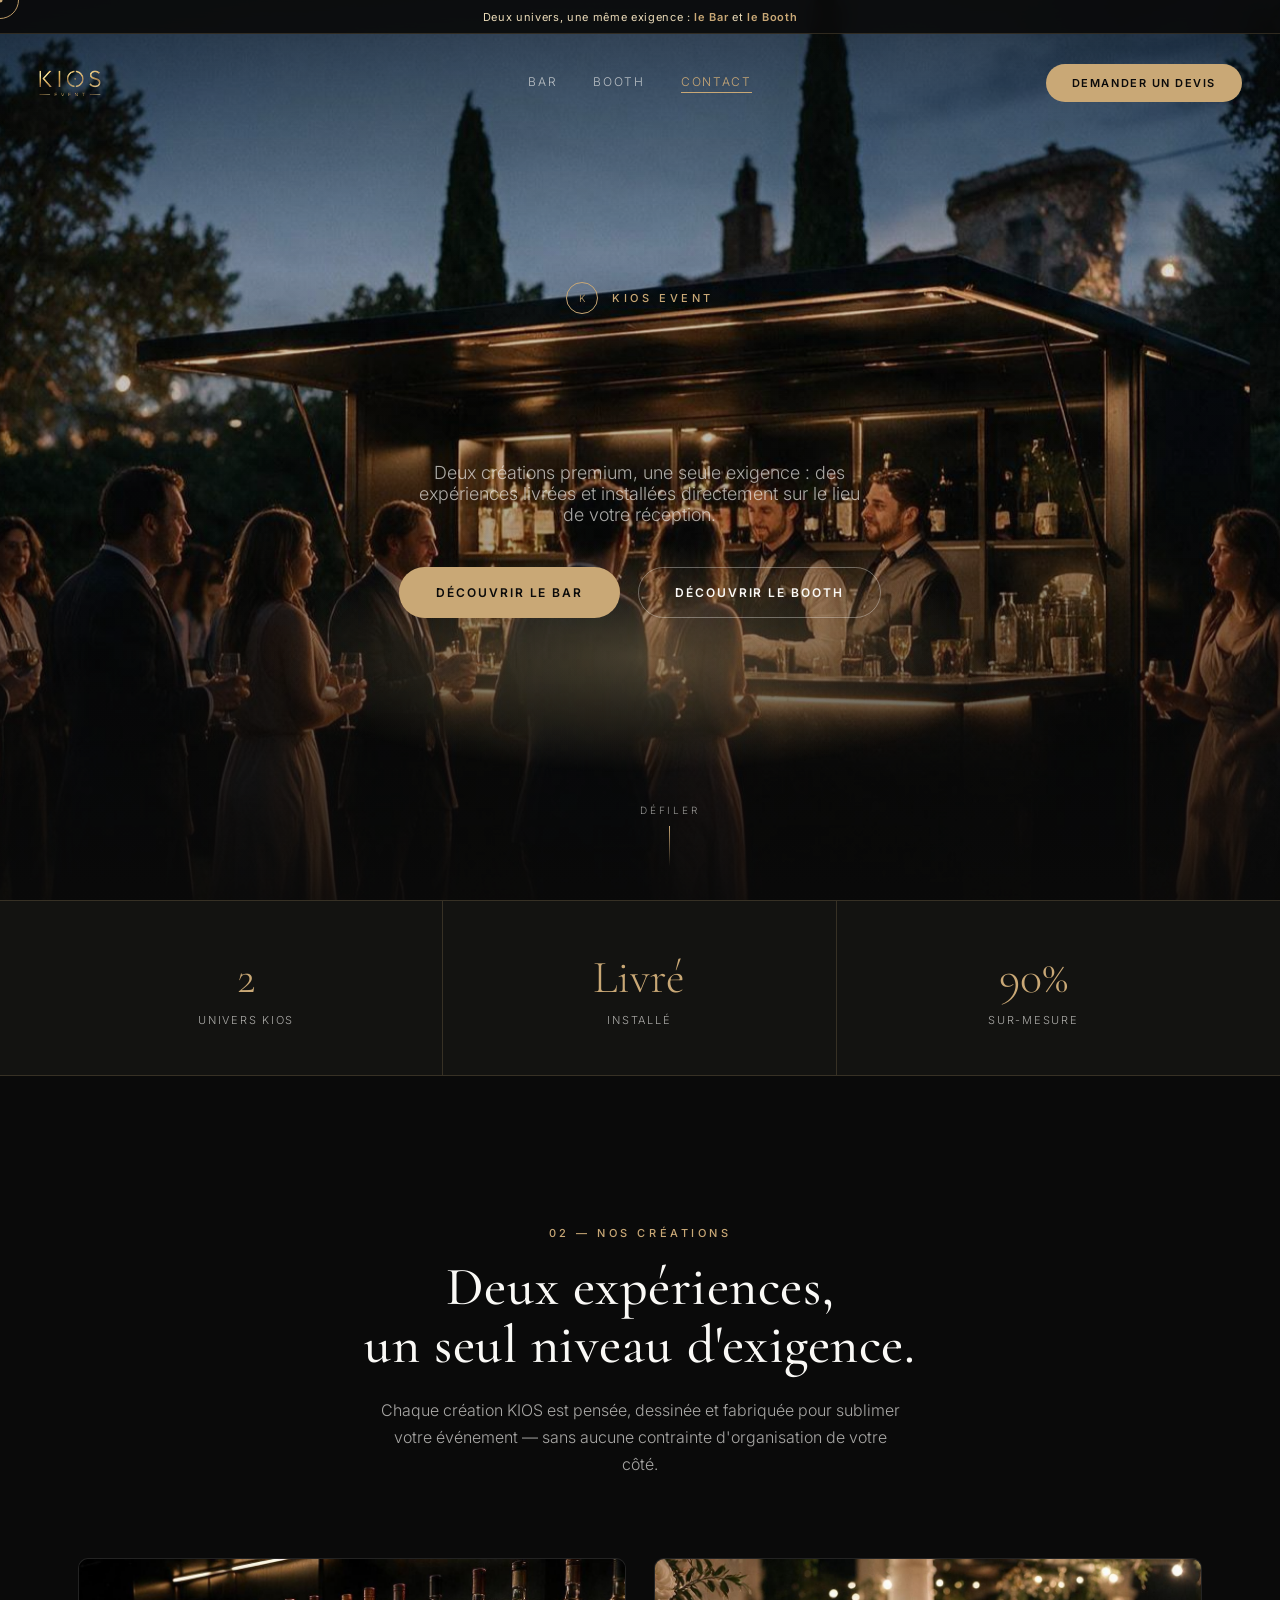
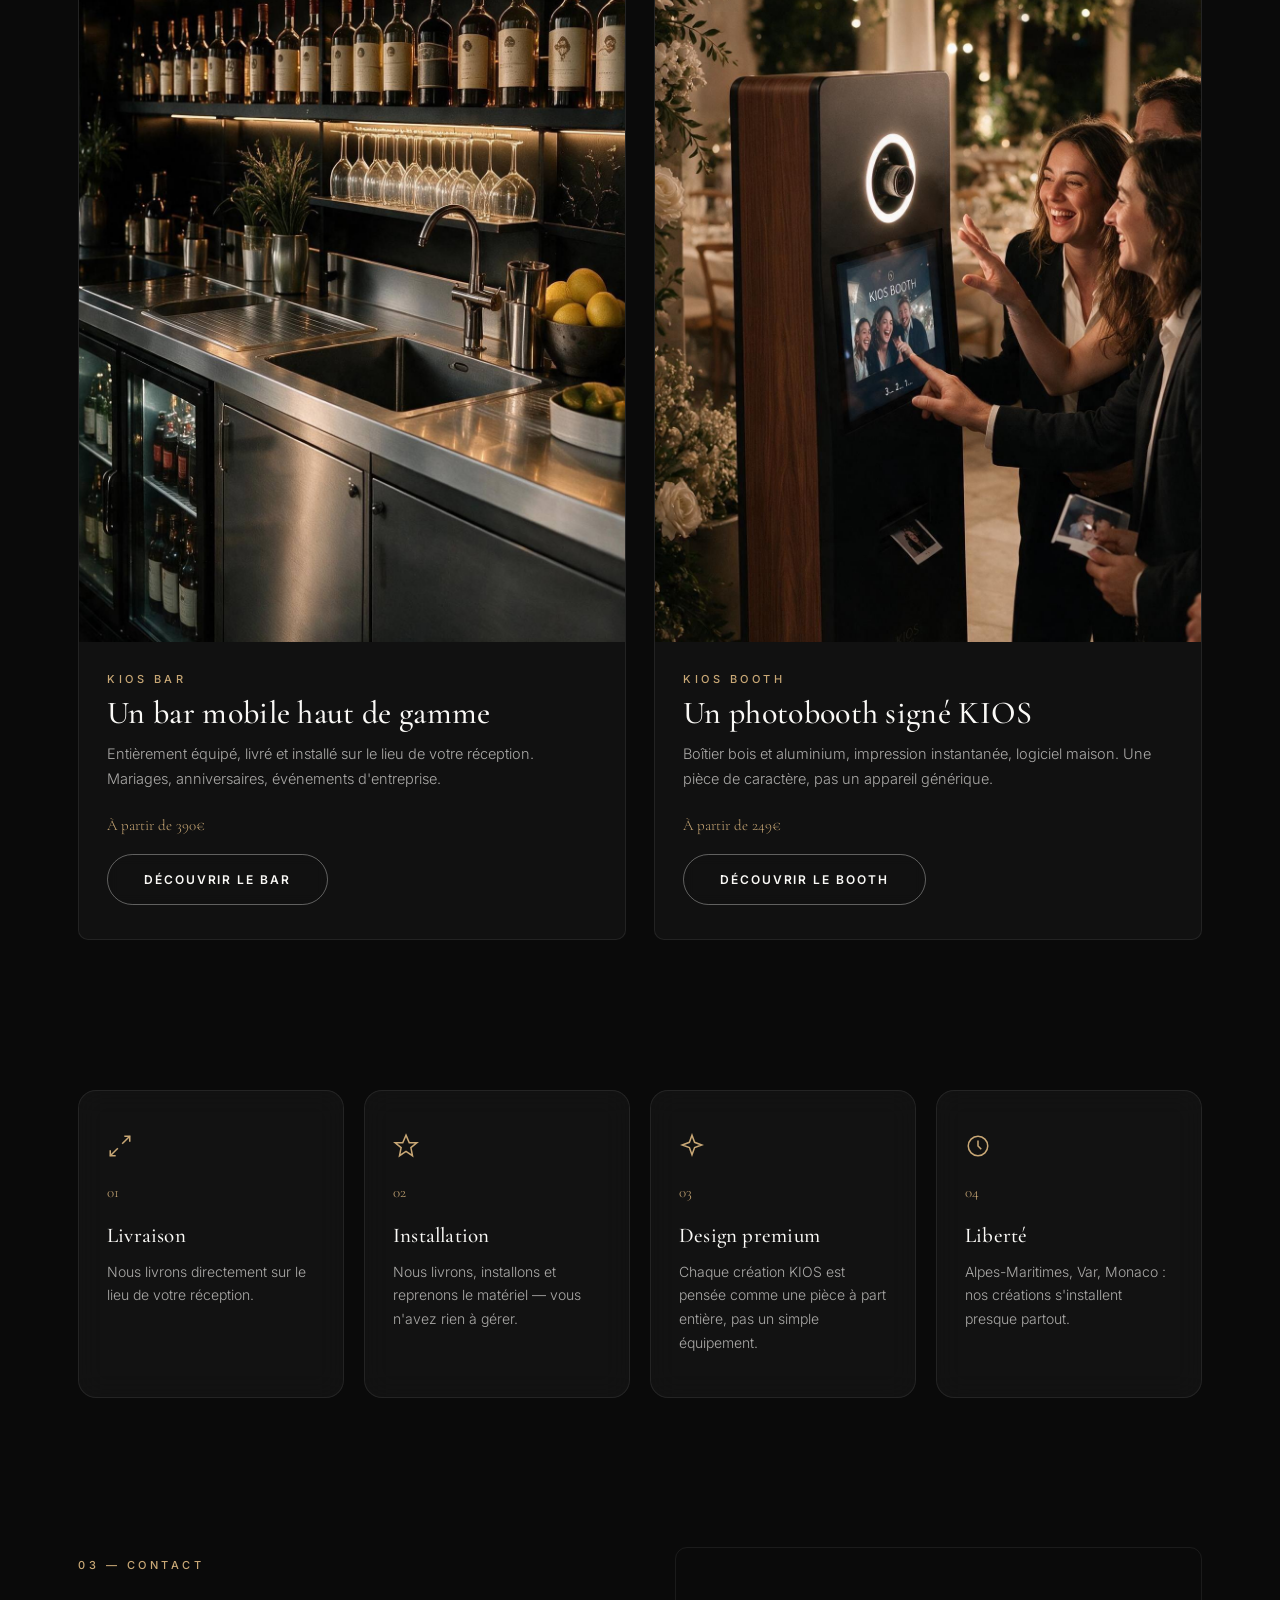
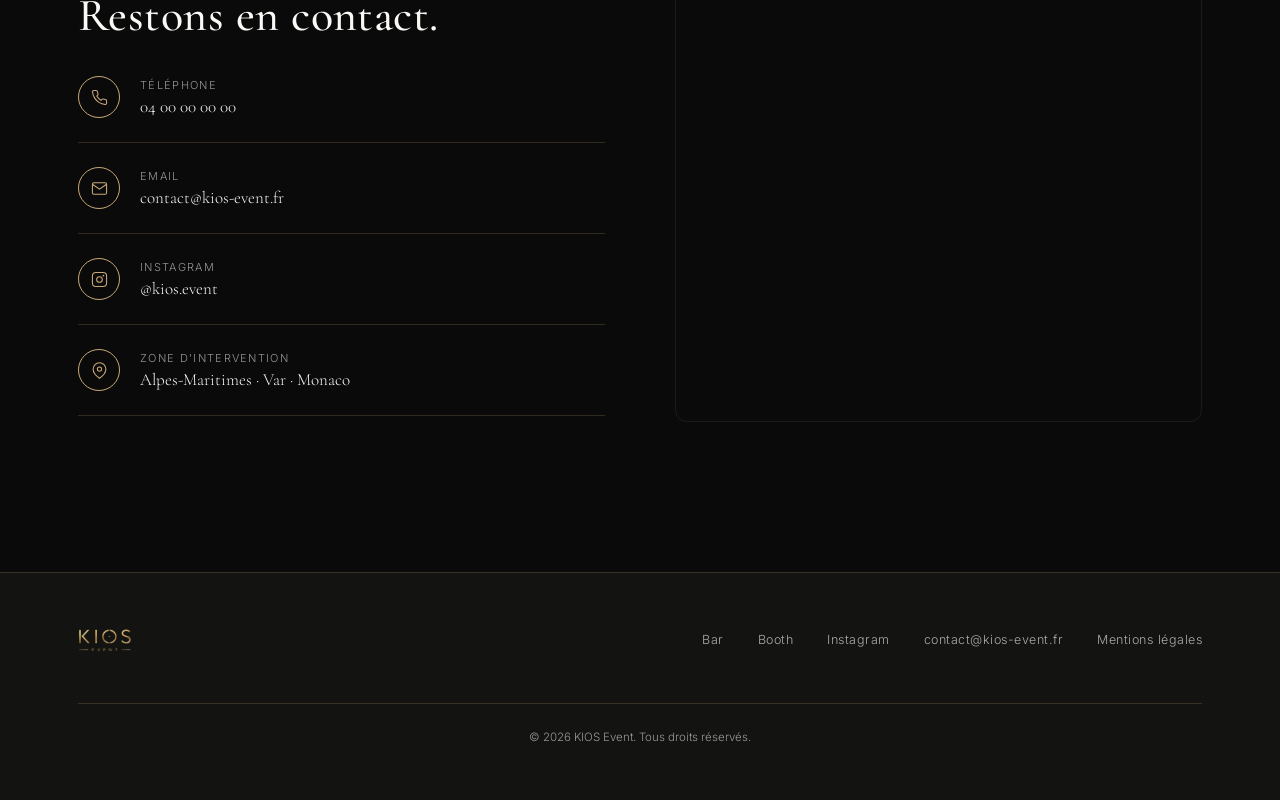
<file: index.html>
<!DOCTYPE html>
<html lang="fr">
<head>
<meta charset="UTF-8">
<meta name="viewport" content="width=device-width, initial-scale=1.0">
<title>KIOS Event — L'événement commence ici</title>
<meta name="description" content="KIOS Event conçoit des expériences événementielles premium — bar mobile et photobooth — livrées et installées directement sur le lieu de votre réception.">
<link rel="icon" type="image/png" sizes="32x32" href="/favicon-32x32.png">
<link rel="icon" type="image/png" sizes="16x16" href="/favicon-16x16.png">
<link rel="apple-touch-icon" sizes="180x180" href="/apple-touch-icon.png">
<link rel="icon" type="image/png" sizes="192x192" href="/android-chrome-192x192.png">
<link rel="icon" type="image/png" sizes="512x512" href="/android-chrome-512x512.png">
<link rel="shortcut icon" href="/favicon.ico">
<!-- Google Tag Manager -->
<script>(function(w,d,s,l,i){w[l]=w[l]||[];w[l].push({'gtm.start':
new Date().getTime(),event:'gtm.js'});var f=d.getElementsByTagName(s)[0],
j=d.createElement(s),dl=l!='dataLayer'?'&l='+l:'';j.async=true;j.src=
'https://www.googletagmanager.com/gtm.js?id='+i+dl;f.parentNode.insertBefore(j,f);
})(window,document,'script','dataLayer','GTM-N2S27FS2');</script>
<!-- End Google Tag Manager -->
<link rel="preconnect" href="https://fonts.googleapis.com">
<link rel="preconnect" href="https://fonts.gstatic.com" crossorigin>
<link rel="preload" as="image" href="/bar-night-ruins.jpg" fetchpriority="high">
<link rel="preload" as="image" href="/logo-header.png">
<link href="https://fonts.googleapis.com/css2?family=Cormorant+Garamond:ital,wght@0,500,600;1,400&family=Inter:wght@300;400;500;600&display=swap" rel="stylesheet">
<link rel="stylesheet" href="/style.css">
</head>
<body>

<div class="cursor-ring" id="cursorRing"></div>
<div class="cursor-dot" id="cursorDot"></div>

<div class="preloader" id="preloader">
  <img src="/logo-full.png" alt="KIOS Event" width="360" height="205">
  <div class="preloader-bar"><span></span></div>
</div>

<div class="top-banner"><p>Deux univers, une même exigence : <strong>le Bar</strong> et <strong>le Booth</strong></p></div>

<!-- ================= NAV ================= -->
<header id="siteHeader">
<!-- Google Tag Manager (noscript) -->
<noscript><iframe src="https://www.googletagmanager.com/ns.html?id=GTM-N2S27FS2"
height="0" width="0" style="display:none;visibility:hidden"></iframe></noscript>
<!-- End Google Tag Manager (noscript) -->
  <div class="nav-inner">
    <a href="/" class="logo-lockup"><img src="/logo-header.png" width="240" height="98" alt="KIOS Event"></a>
    <nav class="links">
      <a href="/bar/">Bar</a>
      <a href="/booth/">Booth</a>
      <a href="#contact">Contact</a>
    </nav>
    <a href="/bar/#devis" class="nav-cta">Demander un devis</a>
    <button class="burger" id="burgerBtn" aria-label="Menu"><span></span><span></span><span></span></button>
  </div>
</header>

<div class="mobile-nav" id="mobileNav">
  <div class="close-mobile" id="closeMobile">Fermer ✕</div>
  <a href="/">Accueil</a>
  <a href="/bar/">Bar</a>
  <a href="/booth/">Booth</a>
  <a href="#contact">Contact</a>
</div>

<!-- ================= HERO ================= -->
<section class="hero" id="accueil" style="padding:0;">
  <div class="hero-media">
    <img src="/bar-night-ruins.jpg" width="1400" height="1400" alt="Réception KIOS Event de nuit" fetchpriority="high" decoding="async">
  </div>
  <div class="hero-glow"></div>
  <div class="container hero-content">
    <div class="hero-eyebrow"><span class="ring">K</span><span class="eyebrow">KIOS Event</span></div>
    <h1 id="heroTitle" data-text="L'événement commence ici."></h1>
    <p class="sub">Deux créations premium, une seule exigence : des expériences livrées et installées directement sur le lieu de votre réception.</p>
    <div class="hero-actions">
      <a href="/bar/" class="btn btn-gold">Découvrir le Bar</a>
      <a href="/booth/" class="btn btn-ghost">Découvrir le Booth</a>
    </div>
  </div>
  <div class="scroll-cue"><span>Défiler</span><span class="stick"></span></div>
</section>

<div class="stats">
  <div class="stats-inner">
    <div class="stat reveal"><div class="num">2</div><div class="label">Univers KIOS</div></div>
    <div class="stat reveal reveal-delay-1"><div class="num">Livré</div><div class="label">Installé</div></div>
    <div class="stat reveal reveal-delay-2"><div class="num"><span class="counter" data-target="100" data-suffix="%">0%</span></div><div class="label">Sur-mesure</div></div>
  </div>
</div>

<!-- ================= NOS CRÉATIONS ================= -->
<section id="creations">
  <div class="container">
    <div class="section-head center reveal">
      <span class="eyebrow">02 — Nos créations</span>
      <h2>Deux expériences,<br>un seul niveau d'exigence.</h2>
      <p class="center">Chaque création KIOS est pensée, dessinée et fabriquée pour sublimer votre événement — sans aucune contrainte d'organisation de votre côté.</p>
    </div>

    <div class="product-grid reveal">
      <a href="/bar/" class="product-card tilt-card">
        <div class="pc-media"><img src="/bar-detail.jpg" alt="KIOS Bar, bar mobile premium" loading="lazy" decoding="async"></div>
        <div class="pc-body">
          <span class="eyebrow pc-eyebrow">KIOS Bar</span>
          <h3>Un bar mobile haut de gamme</h3>
          <p>Entièrement équipé, livré et installé sur le lieu de votre réception. Mariages, anniversaires, événements d'entreprise.</p>
          <span class="pc-price">À partir de 390€</span>
          <span class="btn btn-ghost">Découvrir le Bar</span>
        </div>
      </a>

      <a href="/booth/" class="product-card tilt-card">
        <div class="pc-media"><img src="/booth-hero.jpg" alt="KIOS Booth, photobooth premium" loading="lazy" decoding="async"></div>
        <div class="pc-body">
          <span class="eyebrow pc-eyebrow">KIOS Booth</span>
          <h3>Un photobooth signé KIOS</h3>
          <p>Boîtier bois et aluminium, impression instantanée, logiciel maison. Une pièce de caractère, pas un appareil générique.</p>
          <span class="pc-price">À partir de 249€</span>
          <span class="btn btn-ghost">Découvrir le Booth</span>
        </div>
      </a>
    </div>
  </div>
</section>

<!-- ================= WHY ================= -->
<section class="why">
  <div class="container">
    <div class="why-grid">
      <div class="why-card reveal tilt-card"><svg viewBox="0 0 24 24" fill="none" stroke="currentColor" stroke-width="1.4"><path d="M16 3h5v5"/><path d="M8 21H3v-5"/><path d="M21 3l-7 7"/><path d="M3 21l7-7"/></svg><div class="idx">01</div><h3>Livraison</h3><p>Nous livrons directement sur le lieu de votre réception.</p></div>
      <div class="why-card reveal reveal-delay-1 tilt-card"><svg viewBox="0 0 24 24" fill="none" stroke="currentColor" stroke-width="1.4"><path d="M12 2l3 7h7l-5.5 4.5L18 21l-6-4-6 4 1.5-7.5L2 9h7z"/></svg><div class="idx">02</div><h3>Installation</h3><p>Nous livrons, installons et reprenons le matériel — vous n'avez rien à gérer.</p></div>
      <div class="why-card reveal reveal-delay-2 tilt-card"><svg viewBox="0 0 24 24" fill="none" stroke="currentColor" stroke-width="1.4"><path d="M12 2l2.4 6.6L21 11l-6.6 2.4L12 20l-2.4-6.6L3 11l6.6-2.4z"/></svg><div class="idx">03</div><h3>Design premium</h3><p>Chaque création KIOS est pensée comme une pièce à part entière, pas un simple équipement.</p></div>
      <div class="why-card reveal reveal-delay-3 tilt-card"><svg viewBox="0 0 24 24" fill="none" stroke="currentColor" stroke-width="1.4"><circle cx="12" cy="12" r="9"/><path d="M12 7v5l3 3"/></svg><div class="idx">04</div><h3>Liberté</h3><p>Alpes-Maritimes, Var, Monaco : nos créations s'installent presque partout.</p></div>
    </div>
  </div>
</section>

<!-- ================= CONTACT ================= -->
<section class="contact contact-simple" id="contact">
  <div class="container">
    <div class="contact-grid">
      <div class="reveal">
        <span class="eyebrow">03 — Contact</span>
        <h2 style="font-size:clamp(30px,4vw,46px);margin-top:18px;margin-bottom:36px;">Restons en contact.</h2>
        <div class="contact-list">
          <div class="contact-row">
            <div class="ico"><svg viewBox="0 0 24 24" fill="none" stroke="currentColor" stroke-width="1.5"><path d="M22 16.92v3a2 2 0 01-2.18 2 19.79 19.79 0 01-8.63-3.07 19.5 19.5 0 01-6-6 19.79 19.79 0 01-3.07-8.67A2 2 0 014.11 2h3a2 2 0 012 1.72c.127.96.361 1.903.7 2.81a2 2 0 01-.45 2.11L8.09 9.91a16 16 0 006 6l1.27-1.27a2 2 0 012.11-.45c.907.339 1.85.573 2.81.7A2 2 0 0122 16.92z"/></svg></div>
            <div><div class="lbl">Téléphone</div><div class="val">04 00 00 00 00</div></div>
          </div>
          <div class="contact-row">
            <div class="ico"><svg viewBox="0 0 24 24" fill="none" stroke="currentColor" stroke-width="1.5"><path d="M22 6l-10 7L2 6"/><rect x="2" y="4" width="20" height="16" rx="2"/></svg></div>
            <div><div class="lbl">Email</div><div class="val">contact@kios-event.fr</div></div>
          </div>
          <div class="contact-row">
            <div class="ico"><svg viewBox="0 0 24 24" fill="none" stroke="currentColor" stroke-width="1.5"><rect x="2" y="2" width="20" height="20" rx="5"/><circle cx="12" cy="12" r="4"/><circle cx="17.5" cy="6.5" r="0.5" fill="currentColor"/></svg></div>
            <div><div class="lbl">Instagram</div><a class="val" href="https://www.instagram.com/kios.event?igsh=MXN3OTJqaTFyYW9kbA%3D%3D&utm_source=qr" target="_blank" rel="noopener">@kios.event</a></div>
          </div>
          <div class="contact-row">
            <div class="ico"><svg viewBox="0 0 24 24" fill="none" stroke="currentColor" stroke-width="1.5"><path d="M21 10c0 7-9 13-9 13s-9-6-9-13a9 9 0 0118 0z"/><circle cx="12" cy="10" r="3"/></svg></div>
            <div><div class="lbl">Zone d'intervention</div><div class="val">Alpes-Maritimes · Var · Monaco</div></div>
          </div>
        </div>
      </div>
      <div class="reveal reveal-delay-1">
        <div class="map-frame"><iframe src="https://maps.google.com/maps?q=Alpes-Maritimes%2C%20Var%2C%20Monaco&t=&z=9&ie=UTF8&iwloc=&output=embed" loading="lazy" title="Carte de la zone d'intervention KIOS Event"></iframe></div>
      </div>
    </div>
  </div>
</section>

<!-- ================= FOOTER ================= -->
<footer>
  <div class="container footer-inner">
    <a href="/" class="footer-logo"><img src="/logo-header.png" width="240" height="98" alt="KIOS Event"></a>
    <div class="footer-links">
      <a href="/bar/">Bar</a>
      <a href="/booth/">Booth</a>
      <a href="https://www.instagram.com/kios.event?igsh=MXN3OTJqaTFyYW9kbA%3D%3D&utm_source=qr" target="_blank" rel="noopener">Instagram</a>
      <a href="mailto:contact@kios-event.fr">contact@kios-event.fr</a>
      <a href="#mentions">Mentions légales</a>
    </div>
    <div class="footer-copy">© 2026 KIOS Event. Tous droits réservés.</div>
  </div>
</footer>

<script src="/main.js"></script>
</body>
</html>
</file>
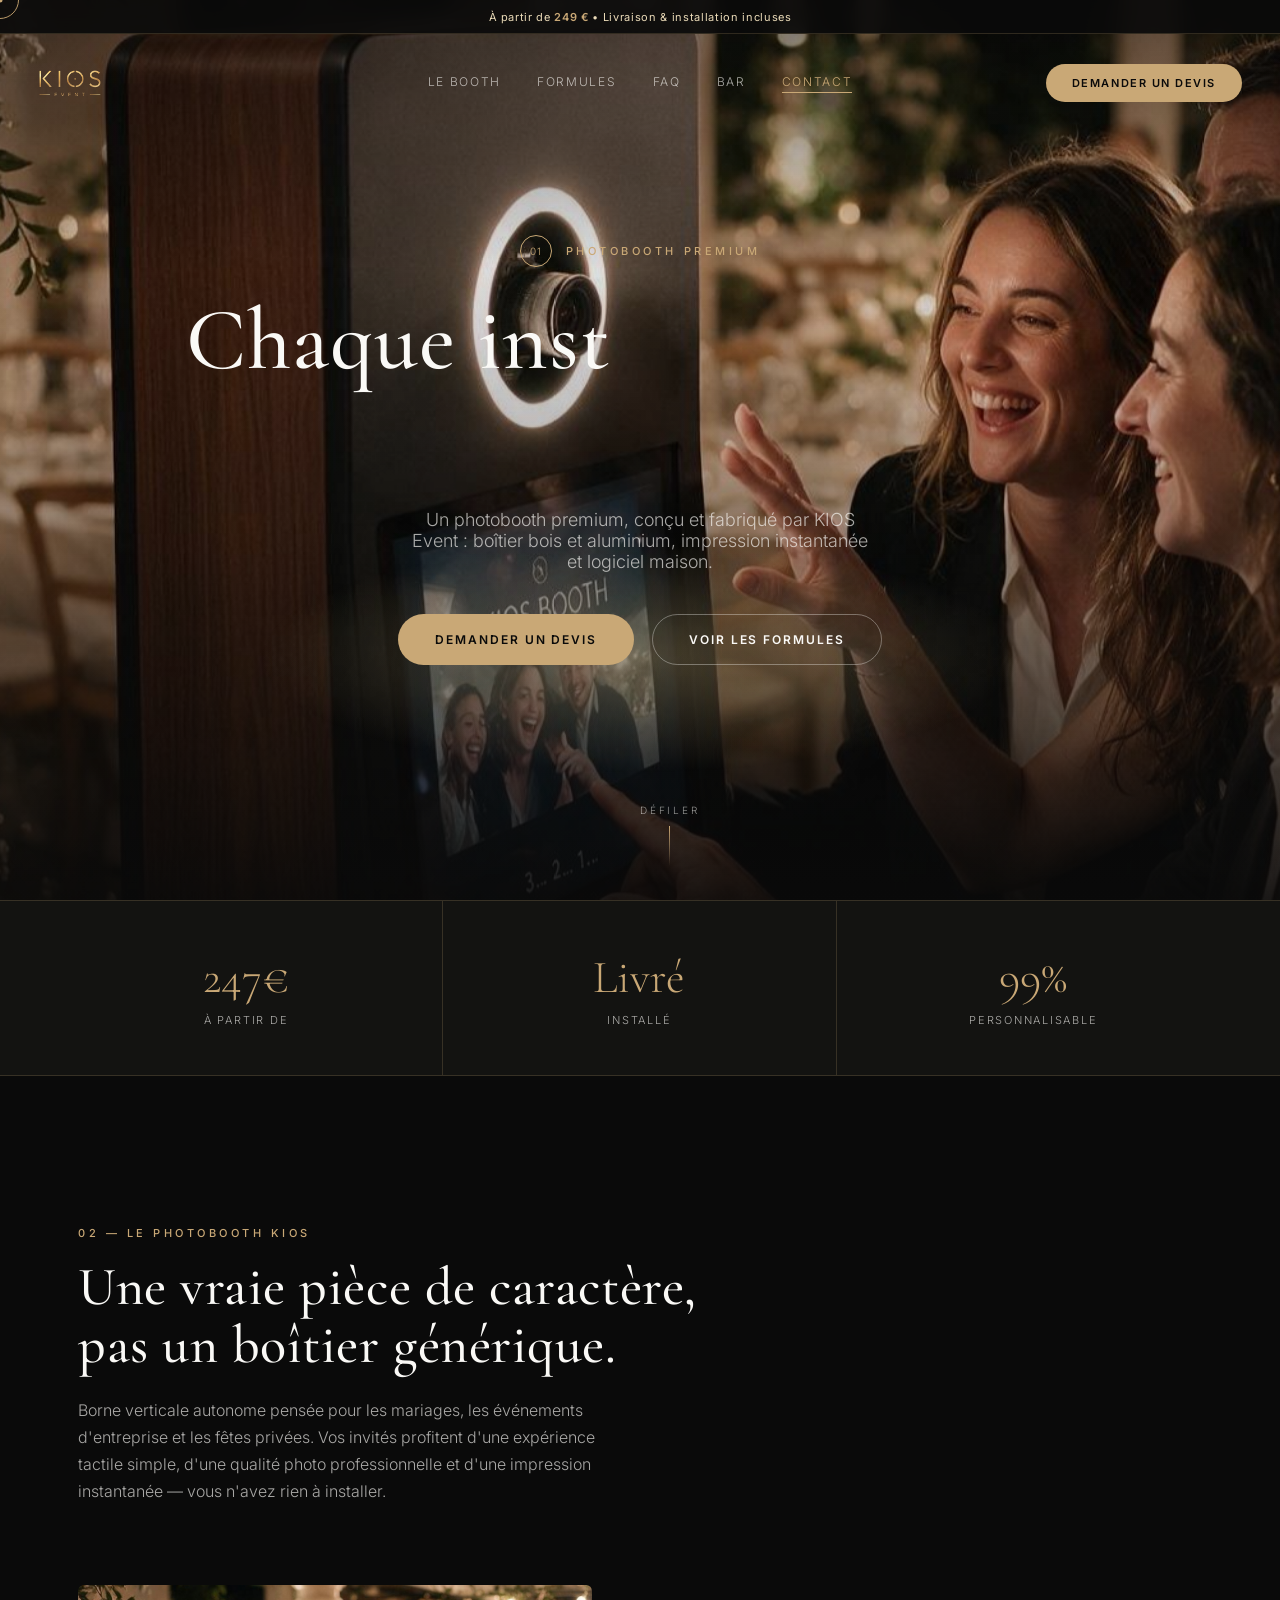
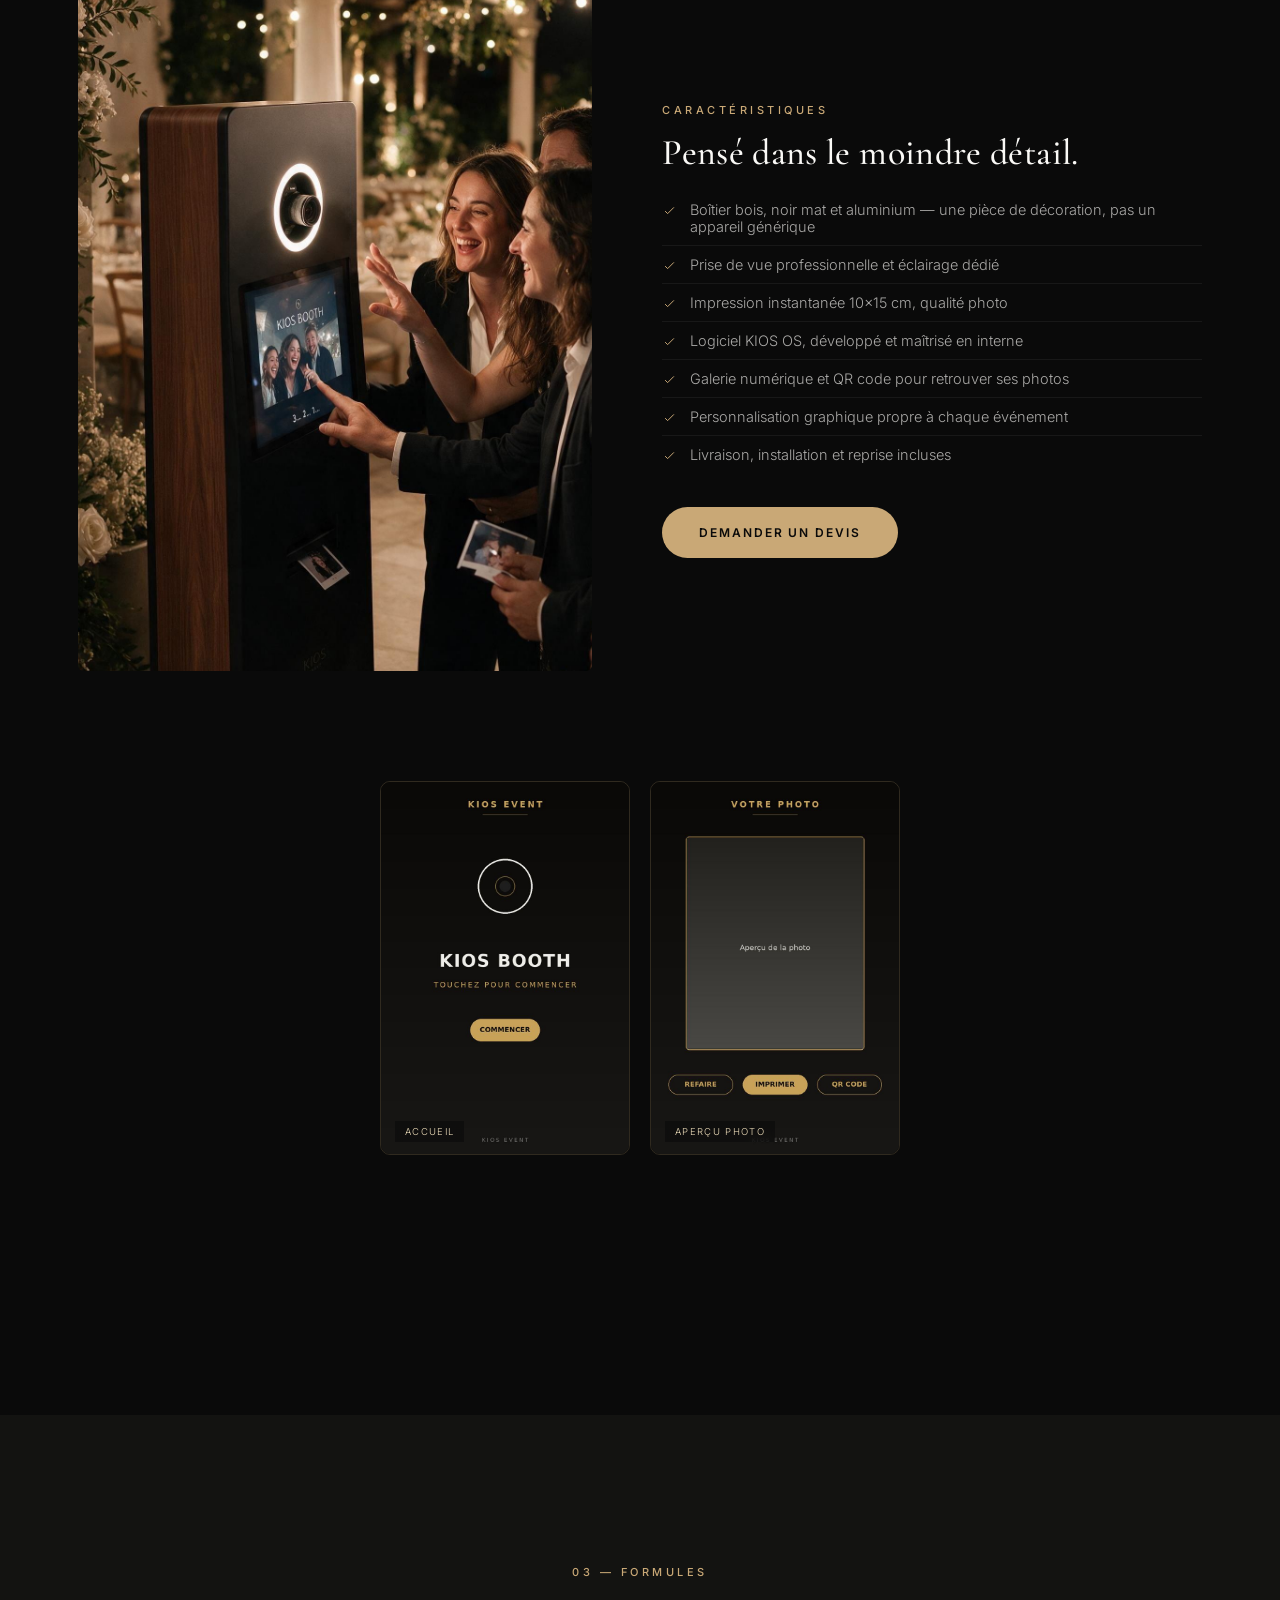
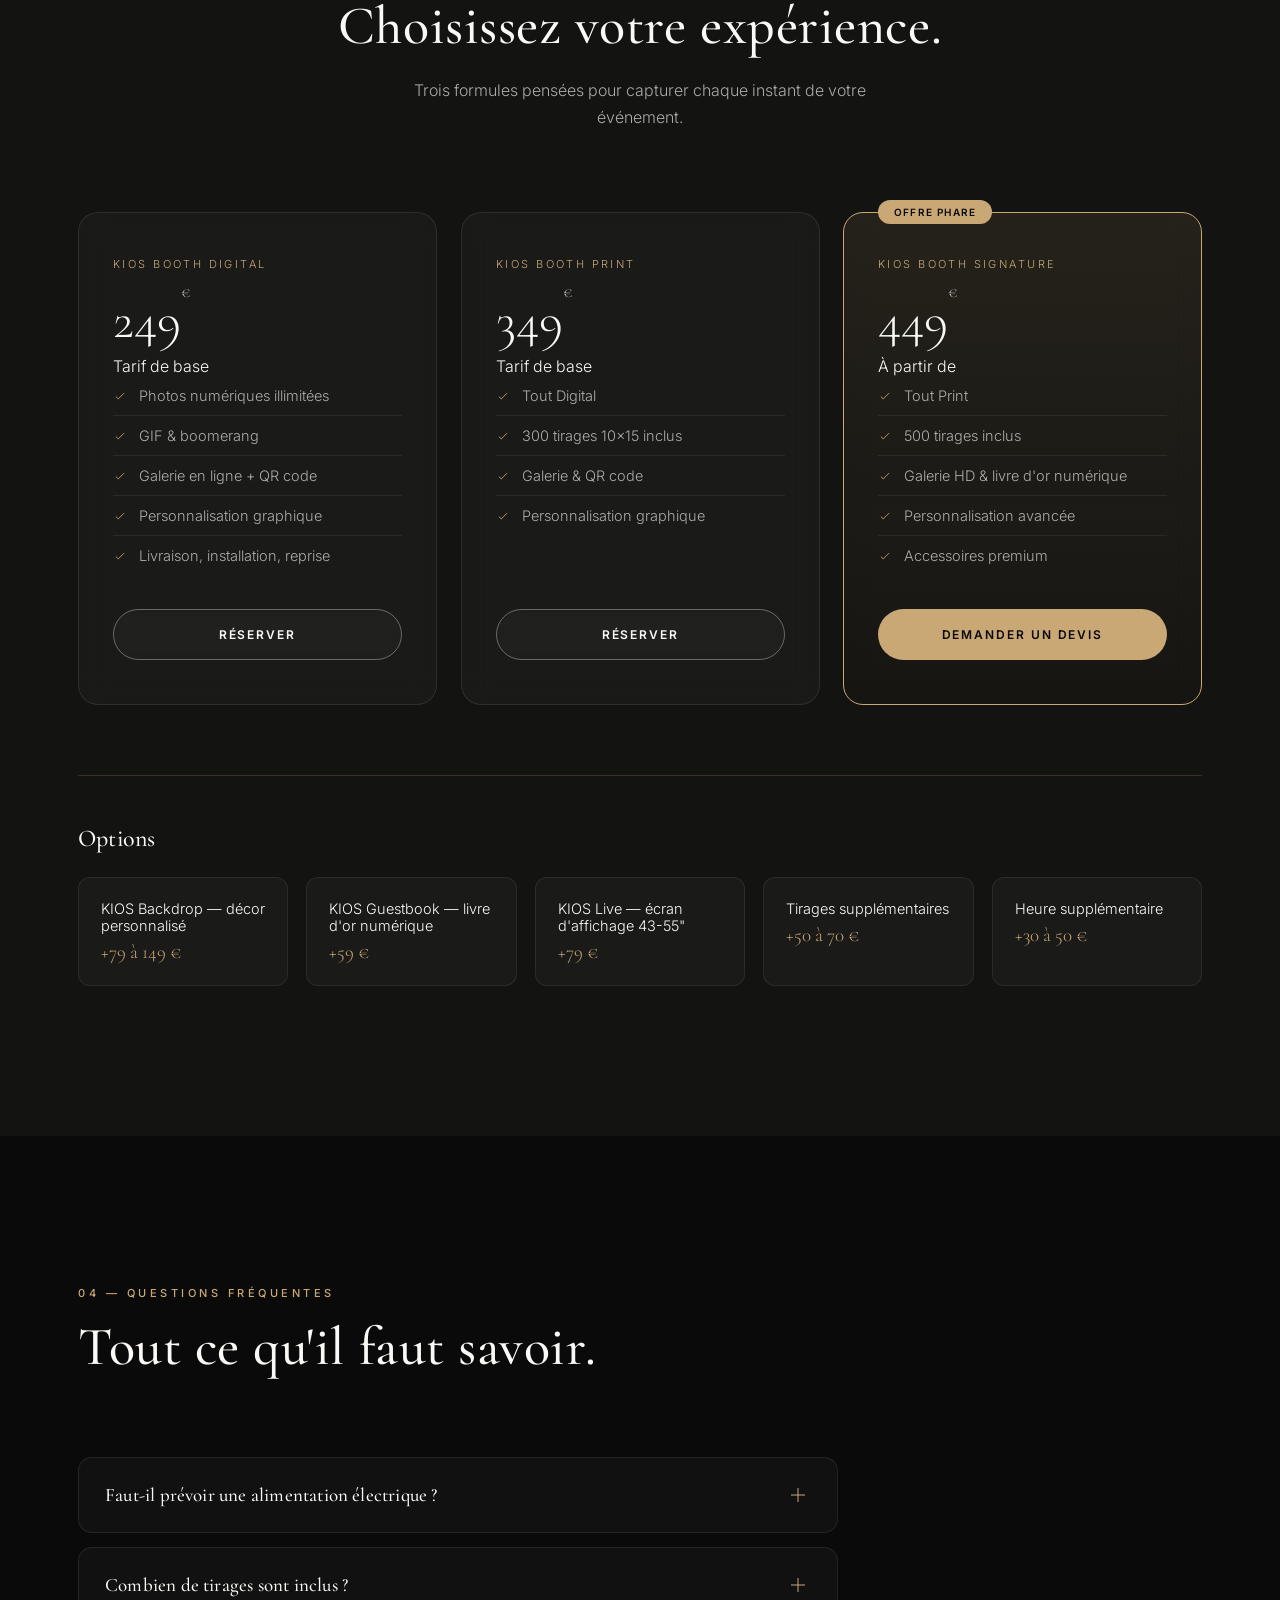
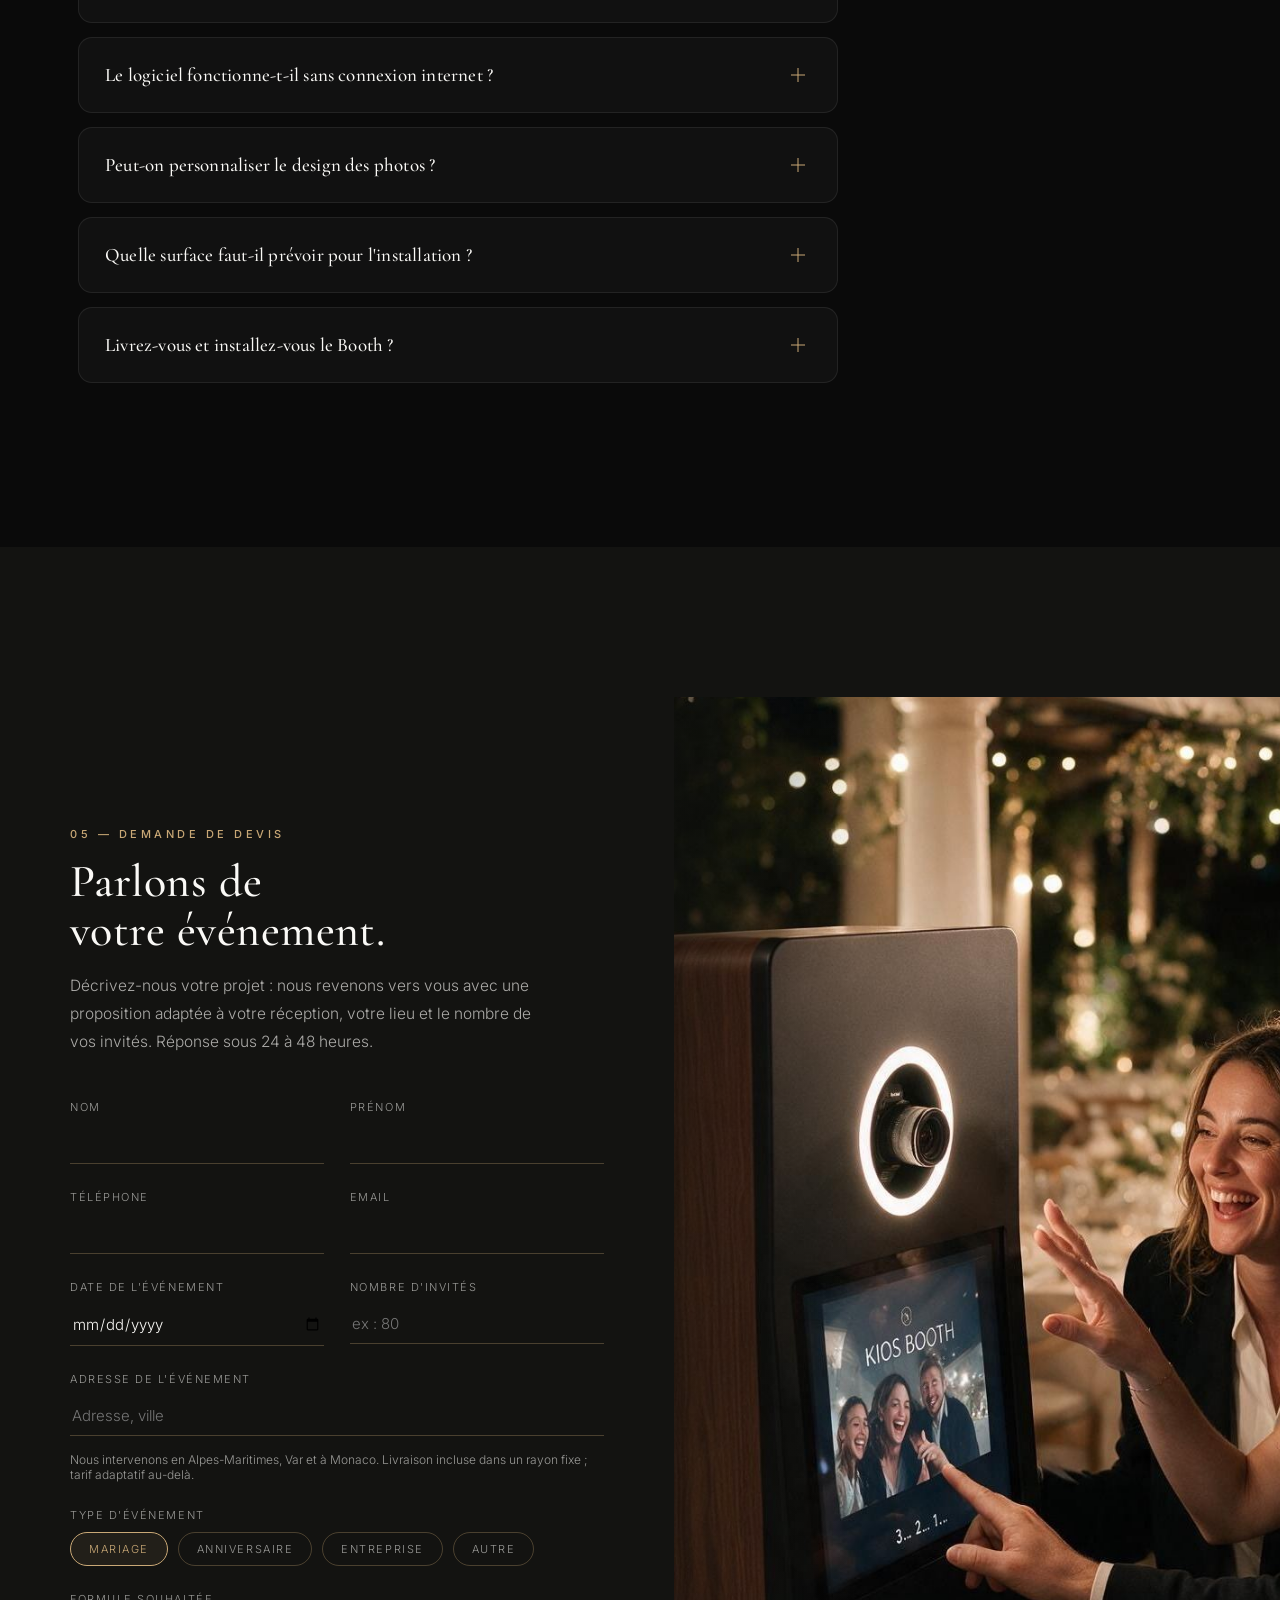
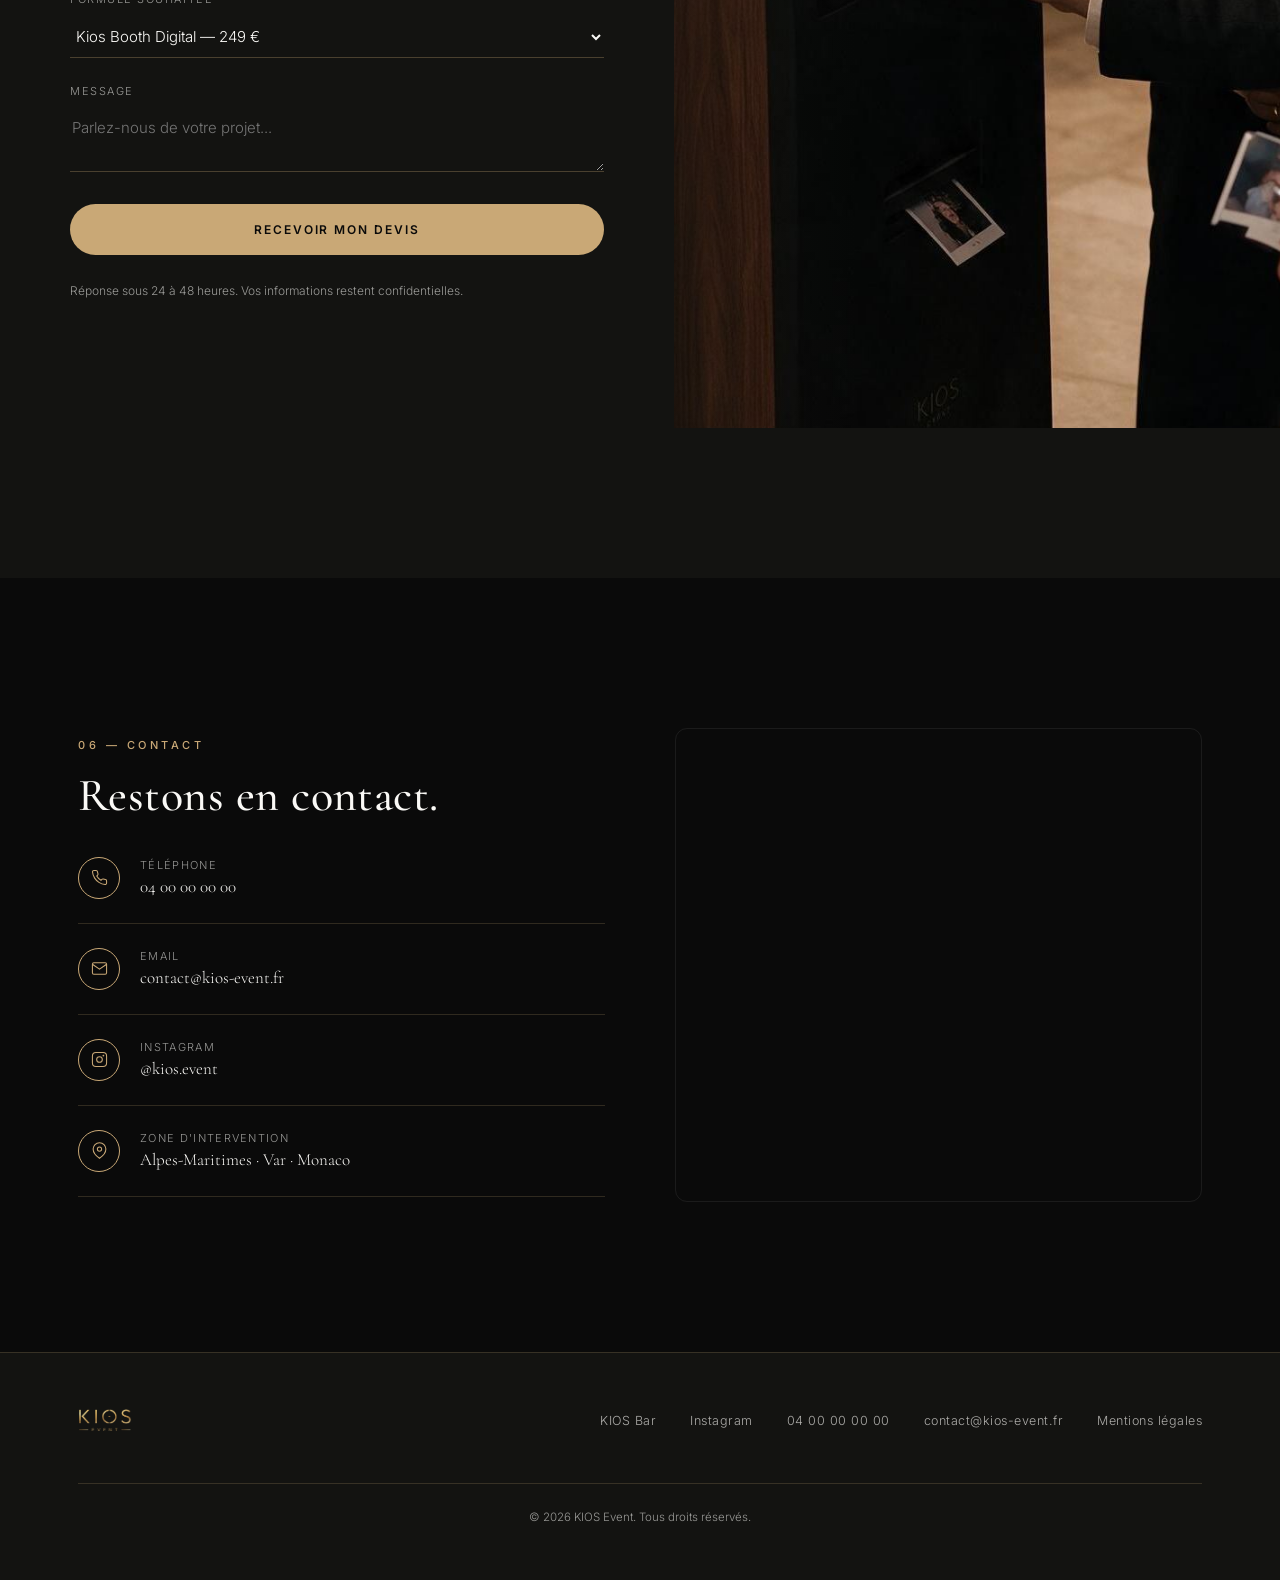
<file: booth/index.html>
<!DOCTYPE html>
<html lang="fr">
<head>
<meta charset="UTF-8">
<meta name="viewport" content="width=device-width, initial-scale=1.0">
<title>KIOS Booth — Photobooth premium livré et installé | KIOS Event</title>
<meta name="description" content="KIOS Booth, un photobooth premium conçu et fabriqué par KIOS Event : boîtier bois et aluminium, impression instantanée, logiciel maison. Livré et installé sur le lieu de votre événement.">
<link rel="icon" type="image/png" sizes="32x32" href="/favicon-32x32.png">
<link rel="icon" type="image/png" sizes="16x16" href="/favicon-16x16.png">
<link rel="apple-touch-icon" sizes="180x180" href="/apple-touch-icon.png">
<link rel="icon" type="image/png" sizes="192x192" href="/android-chrome-192x192.png">
<link rel="icon" type="image/png" sizes="512x512" href="/android-chrome-512x512.png">
<link rel="shortcut icon" href="/favicon.ico">
<!-- Google Tag Manager -->
<script>(function(w,d,s,l,i){w[l]=w[l]||[];w[l].push({'gtm.start':
new Date().getTime(),event:'gtm.js'});var f=d.getElementsByTagName(s)[0],
j=d.createElement(s),dl=l!='dataLayer'?'&l='+l:'';j.async=true;j.src=
'https://www.googletagmanager.com/gtm.js?id='+i+dl;f.parentNode.insertBefore(j,f);
})(window,document,'script','dataLayer','GTM-N2S27FS2');</script>
<!-- End Google Tag Manager -->
<link rel="preconnect" href="https://fonts.googleapis.com">
<link rel="preconnect" href="https://fonts.gstatic.com" crossorigin>
<link rel="preload" as="image" href="/booth-hero.jpg" fetchpriority="high">
<link rel="preload" as="image" href="/logo-header.png">
<link href="https://fonts.googleapis.com/css2?family=Cormorant+Garamond:ital,wght@0,500,600;1,400&family=Inter:wght@300;400;500;600&display=swap" rel="stylesheet">
<link rel="stylesheet" href="/style.css">
</head>
<body>

<div class="cursor-ring" id="cursorRing"></div>
<div class="cursor-dot" id="cursorDot"></div>

<div class="preloader" id="preloader">
  <img src="/logo-full.png" alt="KIOS Event" width="360" height="205">
  <div class="preloader-bar"><span></span></div>
</div>

<div class="top-banner"><p>À partir de <strong>249 €</strong> • Livraison &amp; installation incluses</p></div>

<!-- ================= NAV ================= -->
<header id="siteHeader">
<!-- Google Tag Manager (noscript) -->
<noscript><iframe src="https://www.googletagmanager.com/ns.html?id=GTM-N2S27FS2"
height="0" width="0" style="display:none;visibility:hidden"></iframe></noscript>
<!-- End Google Tag Manager (noscript) -->
  <div class="nav-inner">
    <a href="/" class="logo-lockup"><img src="/logo-header.png" width="240" height="98" alt="KIOS Event"></a>
    <nav class="links">
      <a href="#concept">Le Booth</a>
      <a href="#formules">Formules</a>
      <a href="#faq">FAQ</a>
      <a href="/bar/">Bar</a>
      <a href="#contact">Contact</a>
    </nav>
    <a href="#devis" class="nav-cta">Demander un devis</a>
    <button class="burger" id="burgerBtn" aria-label="Menu"><span></span><span></span><span></span></button>
  </div>
</header>

<div class="mobile-nav" id="mobileNav">
  <div class="close-mobile" id="closeMobile">Fermer ✕</div>
  <a href="/">Accueil</a>
  <a href="#concept">Le Booth</a>
  <a href="#formules">Formules</a>
  <a href="#faq">FAQ</a>
  <a href="#devis">Devis</a>
  <a href="/bar/">Bar</a>
  <a href="#contact">Contact</a>
</div>

<!-- ================= HERO ================= -->
<section class="hero" id="accueil" style="padding:0;">
  <div class="hero-media">
    <img src="/booth-hero.jpg" width="1152" height="1536" alt="KIOS Booth en fonctionnement lors d'un mariage" fetchpriority="high" decoding="async">
  </div>
  <div class="hero-glow"></div>
  <div class="container hero-content">
    <div class="hero-eyebrow"><span class="ring">01</span><span class="eyebrow">Photobooth premium</span></div>
    <h1 id="heroTitle" data-text="Chaque instant mérite un tirage."></h1>
    <p class="sub">Un photobooth premium, conçu et fabriqué par KIOS Event : boîtier bois et aluminium, impression instantanée et logiciel maison.</p>
    <div class="hero-actions">
      <a href="#devis" class="btn btn-gold">Demander un devis</a>
      <a href="#formules" class="btn btn-ghost">Voir les formules</a>
    </div>
  </div>
  <div class="scroll-cue"><span>Défiler</span><span class="stick"></span></div>
</section>

<div class="stats">
  <div class="stats-inner">
    <div class="stat reveal"><div class="num"><span class="counter" data-target="249" data-suffix="€">0€</span></div><div class="label">À partir de</div></div>
    <div class="stat reveal reveal-delay-1"><div class="num">Livré</div><div class="label">Installé</div></div>
    <div class="stat reveal reveal-delay-2"><div class="num"><span class="counter" data-target="100" data-suffix="%">0%</span></div><div class="label">Personnalisable</div></div>
  </div>
</div>

<!-- ================= LE PHOTOBOOTH KIOS ================= -->
<section id="concept" class="booth" style="padding-top:150px;">
  <div class="container">
    <div class="section-head reveal">
      <span class="eyebrow">02 — Le photobooth KIOS</span>
      <h2>Une vraie pièce de caractère,<br>pas un boîtier générique.</h2>
      <p>Borne verticale autonome pensée pour les mariages, les événements d'entreprise et les fêtes privées. Vos invités profitent d'une expérience tactile simple, d'une qualité photo professionnelle et d'une impression instantanée — vous n'avez rien à installer.</p>
    </div>

    <div class="booth-intro">
      <div class="booth-media reveal">
        <img src="/booth-hero.jpg" width="1152" height="1536" alt="KIOS Booth installé lors d'une réception" loading="lazy" decoding="async">
      </div>
      <div class="booth-content reveal reveal-delay-1">
        <span class="eyebrow">Caractéristiques</span>
        <h2 style="font-size:clamp(26px,3.2vw,36px);">Pensé dans le moindre détail.</h2>
        <ul class="booth-list">
          <li><svg viewBox="0 0 24 24" fill="none" stroke="currentColor" stroke-width="1.6"><path d="M5 13l4 4L19 7"/></svg>Boîtier bois, noir mat et aluminium — une pièce de décoration, pas un appareil générique</li>
          <li><svg viewBox="0 0 24 24" fill="none" stroke="currentColor" stroke-width="1.6"><path d="M5 13l4 4L19 7"/></svg>Prise de vue professionnelle et éclairage dédié</li>
          <li><svg viewBox="0 0 24 24" fill="none" stroke="currentColor" stroke-width="1.6"><path d="M5 13l4 4L19 7"/></svg>Impression instantanée 10×15 cm, qualité photo</li>
          <li><svg viewBox="0 0 24 24" fill="none" stroke="currentColor" stroke-width="1.6"><path d="M5 13l4 4L19 7"/></svg>Logiciel KIOS OS, développé et maîtrisé en interne</li>
          <li><svg viewBox="0 0 24 24" fill="none" stroke="currentColor" stroke-width="1.6"><path d="M5 13l4 4L19 7"/></svg>Galerie numérique et QR code pour retrouver ses photos</li>
          <li><svg viewBox="0 0 24 24" fill="none" stroke="currentColor" stroke-width="1.6"><path d="M5 13l4 4L19 7"/></svg>Personnalisation graphique propre à chaque événement</li>
          <li><svg viewBox="0 0 24 24" fill="none" stroke="currentColor" stroke-width="1.6"><path d="M5 13l4 4L19 7"/></svg>Livraison, installation et reprise incluses</li>
        </ul>
        <a href="#devis" class="btn btn-gold">Demander un devis</a>
      </div>
    </div>

    <div class="booth-ui-row reveal">
      <figure><img src="/booth-ui-1.jpg" alt="Écran d'accueil du logiciel KIOS OS" loading="lazy"><figcaption>Accueil</figcaption></figure>
      <figure><img src="/booth-ui-2.jpg" alt="Aperçu photo sur KIOS OS" loading="lazy"><figcaption>Aperçu photo</figcaption></figure>
    </div>
  </div>
</section>

<!-- ================= FORMULES ================= -->
<section class="formules" id="formules">
  <div class="container">
    <div class="section-head center reveal">
      <span class="eyebrow">03 — Formules</span>
      <h2>Choisissez votre expérience.</h2>
      <p class="center">Trois formules pensées pour capturer chaque instant de votre événement.</p>
    </div>

    <div class="plans reveal">
      <div class="plan tilt-card">
        <div class="plan-name">Kios Booth Digital</div>
        <div class="plan-price">249<sup>€</sup></div>
        <span class="from">Tarif de base</span>
        <ul class="plan-list">
          <li><svg viewBox="0 0 24 24" fill="none" stroke="currentColor" stroke-width="1.5"><path d="M5 13l4 4L19 7"/></svg>Photos numériques illimitées</li>
          <li><svg viewBox="0 0 24 24" fill="none" stroke="currentColor" stroke-width="1.5"><path d="M5 13l4 4L19 7"/></svg>GIF &amp; boomerang</li>
          <li><svg viewBox="0 0 24 24" fill="none" stroke="currentColor" stroke-width="1.5"><path d="M5 13l4 4L19 7"/></svg>Galerie en ligne + QR code</li>
          <li><svg viewBox="0 0 24 24" fill="none" stroke="currentColor" stroke-width="1.5"><path d="M5 13l4 4L19 7"/></svg>Personnalisation graphique</li>
          <li><svg viewBox="0 0 24 24" fill="none" stroke="currentColor" stroke-width="1.5"><path d="M5 13l4 4L19 7"/></svg>Livraison, installation, reprise</li>
        </ul>
        <a href="#devis" class="btn btn-ghost">Réserver</a>
      </div>

      <div class="plan tilt-card">
        <div class="plan-name">Kios Booth Print</div>
        <div class="plan-price">349<sup>€</sup></div>
        <span class="from">Tarif de base</span>
        <ul class="plan-list">
          <li><svg viewBox="0 0 24 24" fill="none" stroke="currentColor" stroke-width="1.5"><path d="M5 13l4 4L19 7"/></svg>Tout Digital</li>
          <li><svg viewBox="0 0 24 24" fill="none" stroke="currentColor" stroke-width="1.5"><path d="M5 13l4 4L19 7"/></svg>300 tirages 10×15 inclus</li>
          <li><svg viewBox="0 0 24 24" fill="none" stroke="currentColor" stroke-width="1.5"><path d="M5 13l4 4L19 7"/></svg>Galerie &amp; QR code</li>
          <li><svg viewBox="0 0 24 24" fill="none" stroke="currentColor" stroke-width="1.5"><path d="M5 13l4 4L19 7"/></svg>Personnalisation graphique</li>
        </ul>
        <a href="#devis" class="btn btn-ghost">Réserver</a>
      </div>

      <div class="plan featured tilt-card">
        <span class="badge">Offre phare</span>
        <div class="plan-name">Kios Booth Signature</div>
        <div class="plan-price">449<sup>€</sup></div>
        <span class="from">À partir de</span>
        <ul class="plan-list">
          <li><svg viewBox="0 0 24 24" fill="none" stroke="currentColor" stroke-width="1.5"><path d="M5 13l4 4L19 7"/></svg>Tout Print</li>
          <li><svg viewBox="0 0 24 24" fill="none" stroke="currentColor" stroke-width="1.5"><path d="M5 13l4 4L19 7"/></svg>500 tirages inclus</li>
          <li><svg viewBox="0 0 24 24" fill="none" stroke="currentColor" stroke-width="1.5"><path d="M5 13l4 4L19 7"/></svg>Galerie HD &amp; livre d'or numérique</li>
          <li><svg viewBox="0 0 24 24" fill="none" stroke="currentColor" stroke-width="1.5"><path d="M5 13l4 4L19 7"/></svg>Personnalisation avancée</li>
          <li><svg viewBox="0 0 24 24" fill="none" stroke="currentColor" stroke-width="1.5"><path d="M5 13l4 4L19 7"/></svg>Accessoires premium</li>
        </ul>
        <a href="#devis" class="btn btn-gold">Demander un devis</a>
      </div>
    </div>

    <div class="booth-options reveal">
      <h4>Options</h4>
      <div class="booth-opt-grid">
        <div class="booth-opt"><div class="name">KIOS Backdrop — décor personnalisé</div><div class="price">+79 à 149 €</div></div>
        <div class="booth-opt"><div class="name">KIOS Guestbook — livre d'or numérique</div><div class="price">+59 €</div></div>
        <div class="booth-opt"><div class="name">KIOS Live — écran d'affichage 43-55"</div><div class="price">+79 €</div></div>
        <div class="booth-opt"><div class="name">Tirages supplémentaires</div><div class="price">+50 à 70 €</div></div>
        <div class="booth-opt"><div class="name">Heure supplémentaire</div><div class="price">+30 à 50 €</div></div>
      </div>
    </div>
  </div>
</section>

<!-- ================= FAQ ================= -->
<section class="faq" id="faq">
  <div class="container">
    <div class="section-head reveal">
      <span class="eyebrow">04 — Questions fréquentes</span>
      <h2>Tout ce qu'il faut savoir.</h2>
    </div>
    <div class="faq-list reveal">
      <div class="faq-item">
        <div class="faq-q"><h3>Faut-il prévoir une alimentation électrique ?</h3><div class="plus"></div></div>
        <div class="faq-a"><div class="faq-a-inner">Une prise électrique standard à proximité suffit. Si ce n'est pas possible sur votre lieu de réception, parlez-nous-en, nous trouverons une solution adaptée.</div></div>
      </div>
      <div class="faq-item">
        <div class="faq-q"><h3>Combien de tirages sont inclus ?</h3><div class="plus"></div></div>
        <div class="faq-a"><div class="faq-a-inner">La formule Digital n'inclut que les photos numériques. Print inclut 300 tirages, Signature 500. Des tirages supplémentaires sont disponibles en option pour toutes les formules.</div></div>
      </div>
      <div class="faq-item">
        <div class="faq-q"><h3>Le logiciel fonctionne-t-il sans connexion internet ?</h3><div class="plus"></div></div>
        <div class="faq-a"><div class="faq-a-inner">Oui, KIOS OS fonctionne entièrement en local. Une connexion internet n'est utile que pour la galerie en ligne et le partage des photos par QR code.</div></div>
      </div>
      <div class="faq-item">
        <div class="faq-q"><h3>Peut-on personnaliser le design des photos ?</h3><div class="plus"></div></div>
        <div class="faq-a"><div class="faq-a-inner">Oui. Cadre, couleurs, typographies et logo ou monogramme sont adaptés à l'identité de votre événement, à chaque fois.</div></div>
      </div>
      <div class="faq-item">
        <div class="faq-q"><h3>Quelle surface faut-il prévoir pour l'installation ?</h3><div class="plus"></div></div>
        <div class="faq-a"><div class="faq-a-inner">Comptez environ 1,5 × 1,5 mètre au sol, avec une prise électrique à proximité et un espace dégagé pour permettre aux invités de circuler.</div></div>
      </div>
      <div class="faq-item">
        <div class="faq-q"><h3>Livrez-vous et installez-vous le Booth ?</h3><div class="plus"></div></div>
        <div class="faq-a"><div class="faq-a-inner">Oui, la livraison, l'installation et la reprise sont incluses dans toutes les formules, dans notre zone d'intervention : Alpes-Maritimes, Var et Monaco.</div></div>
      </div>
    </div>
  </div>
</section>

<!-- ================= DEVIS ================= -->
<section class="devis" id="devis">
  <div class="devis-wrap">
    <div class="devis-form-col reveal">
      <span class="eyebrow">05 — Demande de devis</span>
      <h2>Parlons de<br>votre événement.</h2>
      <p>Décrivez-nous votre projet : nous revenons vers vous avec une proposition adaptée à votre réception, votre lieu et le nombre de vos invités. Réponse sous 24 à 48 heures.</p>

      <form id="devisForm" action="https://formspree.io/f/mjybbkpd" method="POST">
        <div class="field"><label for="f-nom">Nom</label><input id="f-nom" type="text" name="nom" required></div>
        <div class="field"><label for="f-prenom">Prénom</label><input id="f-prenom" type="text" name="prenom" required></div>
        <div class="field"><label for="f-tel">Téléphone</label><input id="f-tel" type="tel" name="telephone" required></div>
        <div class="field"><label for="f-email">Email</label><input id="f-email" type="email" name="email" required></div>
        <div class="field"><label for="f-date">Date de l'événement</label><input id="f-date" type="date" name="date_evenement"></div>
        <div class="field"><label for="f-invites">Nombre d'invités</label><input id="f-invites" type="number" name="invites" min="1" placeholder="ex : 80"></div>
        <div class="field full"><label for="f-adresse">Adresse de l'événement</label><input id="f-adresse" type="text" name="adresse" placeholder="Adresse, ville"></div>
        <p class="form-note" style="margin-top:-10px;">Nous intervenons en Alpes-Maritimes, Var et à Monaco. Livraison incluse dans un rayon fixe ; tarif adaptatif au-delà.</p>

        <div class="field full">
          <label id="f-type-label">Type d'événement</label>
          <div class="radio-group" role="radiogroup" aria-labelledby="f-type-label">
            <label class="radio-pill active"><input type="radio" name="type_evenement" value="Mariage" checked>Mariage</label>
            <label class="radio-pill"><input type="radio" name="type_evenement" value="Anniversaire">Anniversaire</label>
            <label class="radio-pill"><input type="radio" name="type_evenement" value="Entreprise">Entreprise</label>
            <label class="radio-pill"><input type="radio" name="type_evenement" value="Autre">Autre</label>
          </div>
        </div>

        <div class="field full">
          <label for="f-formule">Formule souhaitée</label>
          <select id="f-formule" name="formule">
            <option>Kios Booth Digital — 249 €</option>
            <option>Kios Booth Print — 349 €</option>
            <option>Kios Booth Signature — à partir de 449 €</option>
            <option>Je ne sais pas encore</option>
          </select>
        </div>

        <div class="field full"><label for="f-message">Message</label><textarea id="f-message" name="message" placeholder="Parlez-nous de votre projet..."></textarea></div>

        <div class="field full form-submit"><button type="submit" class="btn btn-gold">Recevoir mon devis</button></div>
        <p class="form-note">Réponse sous 24 à 48 heures. Vos informations restent confidentielles.</p>
      </form>

      <div class="form-success" id="formSuccess">
        <div class="ring"><svg viewBox="0 0 24 24" fill="none" stroke="currentColor" stroke-width="1.8"><path d="M5 13l4 4L19 7"/></svg></div>
        <h3>Merci !</h3>
        <p>Votre demande a bien été envoyée. Notre équipe vous répond sous 24 à 48 heures.</p>
      </div>
    </div>
    <div class="devis-photo reveal reveal-delay-1"><img src="/booth-hero.jpg" alt="KIOS Booth"></div>
  </div>
</section>

<!-- ================= CONTACT ================= -->
<section class="contact" id="contact">
  <div class="container">
    <div class="contact-grid">
      <div class="reveal">
        <span class="eyebrow">06 — Contact</span>
        <h2 style="font-size:clamp(30px,4vw,46px);margin-top:18px;margin-bottom:36px;">Restons en contact.</h2>
        <div class="contact-list">
          <div class="contact-row">
            <div class="ico"><svg viewBox="0 0 24 24" fill="none" stroke="currentColor" stroke-width="1.5"><path d="M22 16.92v3a2 2 0 01-2.18 2 19.79 19.79 0 01-8.63-3.07 19.5 19.5 0 01-6-6 19.79 19.79 0 01-3.07-8.67A2 2 0 014.11 2h3a2 2 0 012 1.72c.127.96.361 1.903.7 2.81a2 2 0 01-.45 2.11L8.09 9.91a16 16 0 006 6l1.27-1.27a2 2 0 012.11-.45c.907.339 1.85.573 2.81.7A2 2 0 0122 16.92z"/></svg></div>
            <div><div class="lbl">Téléphone</div><div class="val">04 00 00 00 00</div></div>
          </div>
          <div class="contact-row">
            <div class="ico"><svg viewBox="0 0 24 24" fill="none" stroke="currentColor" stroke-width="1.5"><path d="M22 6l-10 7L2 6"/><rect x="2" y="4" width="20" height="16" rx="2"/></svg></div>
            <div><div class="lbl">Email</div><div class="val">contact@kios-event.fr</div></div>
          </div>
          <div class="contact-row">
            <div class="ico"><svg viewBox="0 0 24 24" fill="none" stroke="currentColor" stroke-width="1.5"><rect x="2" y="2" width="20" height="20" rx="5"/><circle cx="12" cy="12" r="4"/><circle cx="17.5" cy="6.5" r="0.5" fill="currentColor"/></svg></div>
            <div><div class="lbl">Instagram</div><a class="val" href="https://www.instagram.com/kios.event?igsh=MXN3OTJqaTFyYW9kbA%3D%3D&utm_source=qr" target="_blank" rel="noopener">@kios.event</a></div>
          </div>
          <div class="contact-row">
            <div class="ico"><svg viewBox="0 0 24 24" fill="none" stroke="currentColor" stroke-width="1.5"><path d="M21 10c0 7-9 13-9 13s-9-6-9-13a9 9 0 0118 0z"/><circle cx="12" cy="10" r="3"/></svg></div>
            <div><div class="lbl">Zone d'intervention</div><div class="val">Alpes-Maritimes · Var · Monaco</div></div>
          </div>
        </div>
      </div>
      <div class="reveal reveal-delay-1">
        <div class="map-frame"><iframe src="https://maps.google.com/maps?q=Alpes-Maritimes%2C%20Var%2C%20Monaco&t=&z=9&ie=UTF8&iwloc=&output=embed" loading="lazy" title="Carte de la zone d'intervention KIOS Event"></iframe></div>
      </div>
    </div>
  </div>
</section>

<!-- ================= FOOTER ================= -->
<footer>
  <div class="container footer-inner">
    <a href="/" class="footer-logo"><img width="240" height="98" src="/logo-header.png" alt="KIOS Event"></a>
    <div class="footer-links">
      <a href="/bar/">KIOS Bar</a>
      <a href="https://www.instagram.com/kios.event?igsh=MXN3OTJqaTFyYW9kbA%3D%3D&utm_source=qr" target="_blank" rel="noopener">Instagram</a>
      <a href="tel:0400000000">04 00 00 00 00</a>
      <a href="mailto:contact@kios-event.fr">contact@kios-event.fr</a>
      <a href="#mentions">Mentions légales</a>
    </div>
    <div class="footer-copy">© 2026 KIOS Event. Tous droits réservés.</div>
  </div>
</footer>

<script src="/main.js"></script>
</body>
</html>
</file>
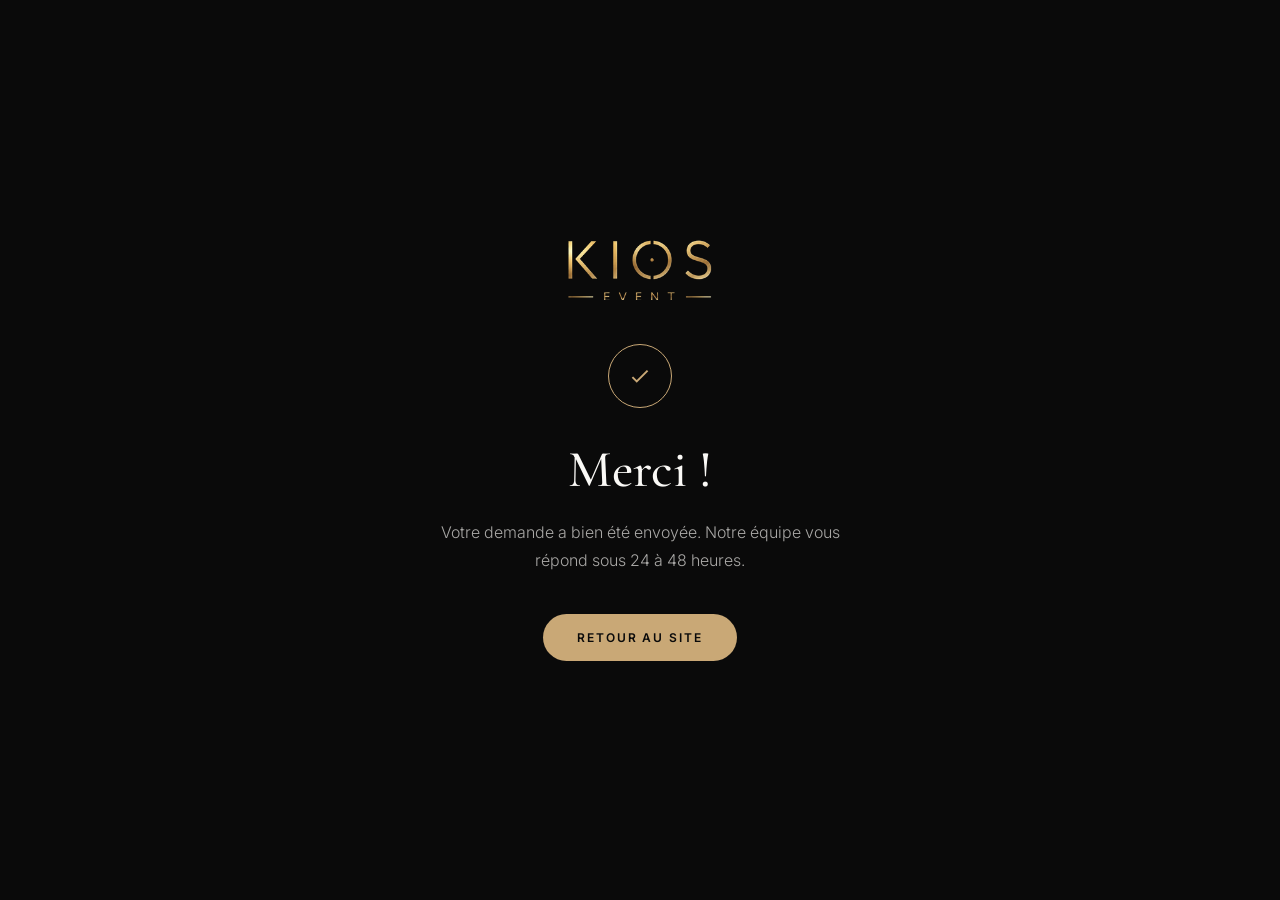
<file: merci.html>
<!DOCTYPE html>
<html lang="fr">
<head>
<meta charset="UTF-8">
<meta name="viewport" content="width=device-width, initial-scale=1.0">
<title>Merci — KIOS Event</title>
<meta name="robots" content="noindex">
<link rel="icon" type="image/png" sizes="32x32" href="favicon-32x32.png">
<link rel="icon" type="image/png" sizes="16x16" href="favicon-16x16.png">
<link rel="apple-touch-icon" sizes="180x180" href="apple-touch-icon.png">
<link rel="shortcut icon" href="favicon.ico">
<!-- Google Tag Manager -->
<script>(function(w,d,s,l,i){w[l]=w[l]||[];w[l].push({'gtm.start':
new Date().getTime(),event:'gtm.js'});var f=d.getElementsByTagName(s)[0],
j=d.createElement(s),dl=l!='dataLayer'?'&l='+l:'';j.async=true;j.src=
'https://www.googletagmanager.com/gtm.js?id='+i+dl;f.parentNode.insertBefore(j,f);
})(window,document,'script','dataLayer','GTM-N2S27FS2');</script>
<!-- End Google Tag Manager -->
<link rel="preconnect" href="https://fonts.googleapis.com">
<link rel="preconnect" href="https://fonts.gstatic.com" crossorigin>
<link href="https://fonts.googleapis.com/css2?family=Cormorant+Garamond:ital,wght@0,500,600;1,400&family=Inter:wght@300;400;500;600&display=swap" rel="stylesheet">
<style>
  *{margin:0;padding:0;box-sizing:border-box;}
  body{
    background:#0A0A0A;color:#FAF9F6;font-family:'Inter',sans-serif;font-weight:300;
    min-height:100vh;display:flex;flex-direction:column;align-items:center;justify-content:center;
    text-align:center;padding:32px;
  }
  img.logo{width:150px;margin-bottom:44px;opacity:0;animation:fadeIn 1s ease forwards;}
  .ring{
    width:64px;height:64px;border:1px solid #C9A876;border-radius:50%;
    display:flex;align-items:center;justify-content:center;margin-bottom:30px;color:#C9A876;
    opacity:0;animation:fadeIn 1s .2s ease forwards;
  }
  .ring svg{width:26px;height:26px;}
  h1{
    font-family:'Cormorant Garamond',serif;font-weight:500;font-size:clamp(32px,6vw,52px);
    margin-bottom:18px;opacity:0;animation:fadeIn 1s .3s ease forwards;
  }
  p{
    color:rgba(250,249,246,0.66);font-size:16px;line-height:1.7;max-width:440px;margin-bottom:40px;
    opacity:0;animation:fadeIn 1s .4s ease forwards;
  }
  a.btn{
    display:inline-flex;align-items:center;gap:10px;padding:16px 34px;
    background:#C9A876;color:#0A0A0A;font-size:12px;letter-spacing:0.16em;text-transform:uppercase;
    font-weight:600;border-radius:30px;text-decoration:none;transition:transform .4s, background .4s;
    opacity:0;animation:fadeIn 1s .5s ease forwards;
  }
  a.btn:hover{transform:scale(1.045);background:#E7D4AC;}
  @keyframes fadeIn{from{opacity:0;transform:translateY(16px);}to{opacity:1;transform:translateY(0);}}
</style>
</head>
<body>
<!-- Google Tag Manager (noscript) -->
<noscript><iframe src="https://www.googletagmanager.com/ns.html?id=GTM-N2S27FS2"
height="0" width="0" style="display:none;visibility:hidden"></iframe></noscript>
<!-- End Google Tag Manager (noscript) -->

<img class="logo" src="logo-header.png" alt="KIOS Event">
<div class="ring"><svg viewBox="0 0 24 24" fill="none" stroke="currentColor" stroke-width="1.8"><path d="M5 13l4 4L19 7"/></svg></div>
<h1>Merci !</h1>
<p>Votre demande a bien été envoyée. Notre équipe vous répond sous 24 à 48 heures.</p>
<a href="/" class="btn">Retour au site</a>

</body>
</html>
</file>
<file: style.css>
:root{
    --black: #0A0A0A;
    --black-2: #131311;
    --white: #FAF9F6;
    --gold: #C9A876;
    --gold-light: #EBDBB8;
    --gold-dim: #7A6642;
    --line: rgba(201,168,118,0.20);
    --text-dim: rgba(250,249,246,0.66);
    --text-dimmer: rgba(250,249,246,0.58);
    --ease: cubic-bezier(.22,1,.36,1);
    --ease-soft: cubic-bezier(.16,.84,.44,1);
  }
  *{margin:0;padding:0;box-sizing:border-box;}
  html{scroll-behavior:smooth;}
  body{
    background:var(--black);
    color:var(--white);
    font-family:'Inter',sans-serif;
    font-weight:300;
    overflow-x:hidden;
    -webkit-font-smoothing:antialiased;
    cursor:none;
  }
  h1,h2,h3,h4{
    font-family:'Cormorant Garamond',serif;
    font-weight:500;
    letter-spacing:0.01em;
    line-height:1.08;
  }
  a{color:inherit;text-decoration:none;}
  img{display:block;max-width:100%;}
  button{font-family:inherit;cursor:none;}
  .eyebrow{
    font-family:'Inter',sans-serif;font-size:11px;letter-spacing:0.32em;
    text-transform:uppercase;color:var(--gold);font-weight:500;
  }
  .container{max-width:1180px;margin:0 auto;padding:0 28px;}
  ::selection{background:var(--gold);color:var(--black);}

  @media (hover:none){ body{cursor:auto;} button,a{cursor:pointer;} }

  /* ============ CUSTOM CURSOR ============ */
  .cursor-ring{
    position:fixed;top:0;left:0;width:38px;height:38px;border:1px solid var(--gold);
    border-radius:50%;pointer-events:none;z-index:9999;
    transform:translate(-50%,-50%);
    transition:width .3s var(--ease), height .3s var(--ease), border-color .3s, background .3s;
    mix-blend-mode:difference;
  }
  .cursor-dot{
    position:fixed;top:0;left:0;width:5px;height:5px;background:var(--gold);
    border-radius:50%;pointer-events:none;z-index:9999;transform:translate(-50%,-50%);
    transition:opacity .3s;
  }
  .cursor-ring.hover{width:64px;height:64px;background:rgba(201,168,118,0.1);}
  @media (hover:none){ .cursor-ring,.cursor-dot{display:none;} }

  /* ============ PRELOADER ============ */
  .preloader{
    position:fixed;inset:0;background:var(--black);z-index:10000;
    display:flex;flex-direction:column;align-items:center;justify-content:center;gap:26px;
    transition:opacity .8s var(--ease-soft);
  }
  .preloader.hide{opacity:0;visibility:hidden;pointer-events:none;}
  .preloader img{width:150px;height:auto;aspect-ratio:360/205;object-fit:contain;opacity:0;animation:pIn .8s var(--ease-soft) forwards;}
  .preloader-bar{width:150px;height:1px;background:rgba(201,168,118,0.25);overflow:hidden;}
  .preloader-bar span{display:block;height:100%;width:0%;background:var(--gold);animation:pFill 1.3s .3s var(--ease-soft) forwards;}
  @keyframes pIn{to{opacity:1;}}
  @keyframes pFill{to{width:100%;}}

  /* ============ reveal ============ */
  .reveal{opacity:0;transform:translateY(34px) scale(.985);
    transition:opacity 1.1s var(--ease-soft), transform 1.1s var(--ease-soft);}
  .reveal.in{opacity:1;transform:translateY(0) scale(1);}
  .reveal-delay-1{transition-delay:.12s;}
  .reveal-delay-2{transition-delay:.24s;}
  .reveal-delay-3{transition-delay:.36s;}
  @media (prefers-reduced-motion: reduce){
    .reveal{opacity:1;transform:none;filter:none;transition:none;}
    html{scroll-behavior:auto;}
  }

  /* ============ TOP BANNER ============ */
  .top-banner{
    position:fixed;top:0;left:0;right:0;z-index:101;height:34px;
    display:flex;align-items:center;justify-content:center;
    background:rgba(10,10,10,0.92);border-bottom:1px solid var(--line);
    backdrop-filter:blur(10px);-webkit-backdrop-filter:blur(10px);
  }
  .top-banner p{font-size:11px;letter-spacing:0.06em;color:var(--gold-light);font-weight:400;text-align:center;padding:0 16px;}
  .top-banner p strong{color:var(--gold);font-weight:600;}
  @media (max-width:600px){ .top-banner p{font-size:9.5px;} }

  /* ============ NAV ============ */
  header{
    position:fixed;top:34px;left:0;right:0;z-index:100;
    padding:30px 0;background:transparent;border-bottom:1px solid transparent;
    transition:padding .6s var(--ease), background .6s var(--ease), border-color .6s var(--ease), top .5s var(--ease);
  }
  header.scrolled{
    padding:16px 0;background:rgba(10,10,10,0.72);
    backdrop-filter:blur(18px) saturate(140%);-webkit-backdrop-filter:blur(18px) saturate(140%);
    border-bottom:1px solid var(--line);
  }
  .nav-inner{
    max-width:1260px;margin:0 auto;padding:0 28px;
    display:grid;grid-template-columns:1fr auto 1fr;align-items:center;gap:20px;
  }
  .logo-lockup{display:flex;align-items:center;gap:10px;justify-self:start;transition:transform .5s var(--ease);}
  .logo-lockup:hover{transform:rotate(-2deg);}
  .logo-lockup img{height:26px;width:auto;}
  nav.links{display:flex;gap:36px;justify-self:center;}
  nav.links a{
    font-size:12px;letter-spacing:0.14em;text-transform:uppercase;color:var(--text-dim);
    position:relative;padding-bottom:4px;transition:color .3s;
  }
  nav.links a:hover{color:var(--white);}
  nav.links a::after{content:'';position:absolute;left:0;bottom:0;height:1px;width:0;background:var(--gold);transition:width .4s var(--ease);}
  nav.links a:hover::after{width:100%;}
  nav.links a.active{color:var(--gold);}
  nav.links a.active::after{width:100%;}
  .nav-cta{
    justify-self:end;display:inline-flex;align-items:center;gap:8px;padding:12px 26px;
    background:var(--gold);color:var(--black);font-size:11px;letter-spacing:0.14em;text-transform:uppercase;
    font-weight:600;border-radius:30px;transition:transform .4s var(--ease), background .4s, box-shadow .4s;
  }
  .nav-cta:hover{transform:scale(1.05);background:var(--gold-light);box-shadow:0 0 26px rgba(201,168,118,0.35);}
  .burger{display:none;flex-direction:column;gap:5px;cursor:none;background:none;border:none;padding:6px;justify-self:end;}
  .burger span{width:22px;height:1px;background:var(--white);display:block;}

  /* ============ BUTTONS ============ */
  .btn{
    display:inline-flex;align-items:center;justify-content:center;gap:10px;padding:17px 36px;
    font-family:'Inter',sans-serif;font-size:12px;letter-spacing:0.16em;text-transform:uppercase;font-weight:600;
    border-radius:30px;cursor:none;border:1px solid transparent;position:relative;overflow:hidden;
    transition:transform .45s var(--ease), background .45s, border-color .45s, color .45s, box-shadow .45s;
  }
  .btn-gold{background:var(--gold);color:var(--black);}
  .btn-gold:hover{transform:scale(1.045);background:var(--gold-light);box-shadow:0 0 30px rgba(201,168,118,0.4);animation:btnBuzz .4s;}
  .btn-ghost{border-color:rgba(250,249,246,0.35);color:var(--white);backdrop-filter:blur(6px);}
  .btn-ghost:hover{border-color:var(--gold);color:var(--gold);transform:scale(1.045);}
  @keyframes btnBuzz{0%,100%{transform:scale(1.045) rotate(0);}25%{transform:scale(1.045) rotate(-0.6deg);}75%{transform:scale(1.045) rotate(0.6deg);}}

  /* ============ HERO ============ */
  .hero{position:relative;height:100svh;min-height:680px;display:flex;align-items:center;justify-content:center;overflow:hidden;}
  .hero-media{position:absolute;inset:0;overflow:hidden;}
  .hero-media img{
    position:absolute;inset:0;width:100%;height:100%;object-fit:cover;object-position:center 30%;
    transform:scale(1.15);animation:kenburns 26s ease-in-out infinite alternate;
    will-change:transform;
  }
  @keyframes kenburns{
    0%{transform:scale(1.15) translate(0,0);}
    100%{transform:scale(1.28) translate(-1.5%,-1.5%);}
  }
  .hero-media::before{
    content:'';position:absolute;inset:0;z-index:2;
    background:linear-gradient(180deg, rgba(10,10,10,0.55) 0%, rgba(10,10,10,0.12) 30%, rgba(10,10,10,0.35) 60%, rgba(10,10,10,0.92) 100%);
  }
  .hero-glow{
    position:absolute;left:50%;bottom:14%;width:60%;height:26%;transform:translateX(-50%);z-index:3;
    background:radial-gradient(ellipse at center, rgba(233,203,140,0.28), transparent 70%);
    opacity:0;animation:glowIn 3s 1.6s var(--ease-soft) forwards, glowPulse 5s 5s ease-in-out infinite;
    pointer-events:none;
  }
  @keyframes glowIn{to{opacity:1;}}
  @keyframes glowPulse{0%,100%{opacity:.7;}50%{opacity:1;}}
  .hero-content{position:relative;z-index:4;text-align:center;padding:0 24px;}
  .hero-eyebrow{
    display:flex;align-items:center;justify-content:center;gap:14px;margin-bottom:26px;
    opacity:0;animation:fadeUp 1.2s var(--ease-soft) .4s forwards;
  }
  .hero-eyebrow .ring{width:32px;height:32px;border:1px solid var(--gold);border-radius:50%;
    display:flex;align-items:center;justify-content:center;font-size:10px;color:var(--gold);letter-spacing:.05em;}
  .hero h1{
    font-size:clamp(42px,7.6vw,88px);color:var(--white);
  }
  .hero h1 .word{display:inline-block;white-space:nowrap;}
  .hero h1 .char{display:inline-block;opacity:0;transform:translateY(26px) rotateX(40deg);
    transition:opacity 1s var(--ease-soft), transform 1s var(--ease-soft);}
  .hero h1 .char.in{opacity:1;transform:translateY(0) rotateX(0);}
  .hero h1 em{color:var(--gold);font-style:normal;}
  .hero p.sub{
    margin:26px auto 0;font-size:clamp(15px,1.7vw,18px);color:var(--text-dim);max-width:460px;font-weight:300;
    opacity:0;animation:fadeUp 1.2s var(--ease-soft) 1.5s forwards;
  }
  .hero-actions{display:flex;gap:18px;margin-top:42px;flex-wrap:wrap;justify-content:center;
    opacity:0;animation:fadeUp 1.2s var(--ease-soft) 1.7s forwards;}
  @keyframes fadeUp{from{opacity:0;transform:translateY(20px);}to{opacity:1;transform:translateY(0);}}
  .scroll-cue{
    position:absolute;bottom:34px;left:50%;transform:translateX(-50%);z-index:4;
    display:flex;flex-direction:column;align-items:center;gap:10px;
    color:var(--text-dimmer);font-size:10px;letter-spacing:0.28em;text-transform:uppercase;
    opacity:0;animation:fadeUp 1s var(--ease-soft) 2.1s forwards;
  }
  .scroll-cue .stick{width:1px;height:40px;background:linear-gradient(var(--gold), transparent);animation:stick 2s ease-in-out infinite;}
  @keyframes stick{0%,100%{opacity:.25;}50%{opacity:1;}}

  /* ============ STATS ============ */
  .stats{border-top:1px solid var(--line);border-bottom:1px solid var(--line);background:var(--black-2);}
  .stats-inner{display:grid;grid-template-columns:repeat(3,1fr);max-width:1180px;margin:0 auto;}
  .stat{padding:48px 28px;text-align:center;border-right:1px solid var(--line);}
  .stat:last-child{border-right:none;}
  .stat .num{font-family:'Cormorant Garamond',serif;font-size:clamp(30px,4vw,46px);color:var(--gold);}
  .stat .label{margin-top:8px;font-size:11px;letter-spacing:0.16em;text-transform:uppercase;color:var(--text-dim);}

  /* ============ SECTION GENERIC ============ */
  section{position:relative;padding:150px 0;}
  .section-head{max-width:640px;margin-bottom:80px;}
  .section-head .eyebrow{margin-bottom:18px;display:block;}
  .section-head h2{font-size:clamp(32px,4.6vw,54px);}
  .section-head p{margin-top:22px;color:var(--text-dim);font-size:16px;line-height:1.7;max-width:520px;}
  .center{text-align:center;margin-left:auto;margin-right:auto;}

  /* ============ FULL-BLEED PANELS (Concept) ============ */
  .fb-panel{position:relative;width:100%;min-height:92vh;display:flex;align-items:flex-end;overflow:hidden;margin-bottom:6px;}
  .fb-panel img{position:absolute;inset:0;width:100%;height:100%;object-fit:cover;transform:scale(1.06);transition:transform 1.6s var(--ease-soft);}
  .fb-panel:hover img{transform:scale(1.0);}
  .fb-panel::after{content:'';position:absolute;inset:0;background:linear-gradient(0deg, rgba(10,10,10,0.88) 0%, rgba(10,10,10,0.1) 45%, transparent 70%);}
  .fb-text{position:relative;z-index:2;padding:64px 60px;max-width:640px;}
  .fb-text .eyebrow{margin-bottom:16px;display:block;}
  .fb-text h3{font-size:clamp(28px,3.6vw,42px);color:var(--white);margin-bottom:16px;}
  .fb-text p{color:var(--text-dim);font-size:15.5px;line-height:1.8;font-weight:300;max-width:480px;}

  /* ============ FEATURE SECTION (Découvrez votre BAR KIOS) ============ */
  .feature-section{background:var(--black);}
  .feature-grid{display:grid;grid-template-columns:1fr 1.05fr;gap:70px;align-items:center;}
  .feature-media{position:relative;overflow:hidden;border-radius:6px;aspect-ratio:4/5;}
  .feature-media img{width:100%;height:100%;object-fit:cover;transform:scale(1.05);transition:transform 1.8s var(--ease-soft);}
  .feature-media:hover img{transform:scale(1);}
  .feature-content h2{font-size:clamp(30px,4vw,46px);margin:16px 0 18px;}
  .feature-content h2 em{color:var(--gold);font-style:normal;}
  .feature-sub{color:var(--text-dim);font-size:16px;line-height:1.75;font-weight:300;max-width:480px;margin-bottom:36px;}
  .feature-list{list-style:none;margin-bottom:32px;}
  .feature-list li{display:flex;align-items:flex-start;gap:13px;padding:10px 0;border-bottom:1px solid rgba(250,249,246,0.06);font-size:14.5px;color:var(--text-dim);font-weight:300;}
  .feature-list li:last-child{border-bottom:none;}
  .feature-list li svg{flex-shrink:0;width:15px;height:15px;color:var(--gold);margin-top:2px;}
  .feature-benefit{color:var(--gold-light);font-family:'Cormorant Garamond',serif;font-size:19px;line-height:1.6;font-weight:400;margin-bottom:34px;max-width:480px;}
  @media (max-width:980px){ .feature-grid{grid-template-columns:1fr;gap:36px;} .feature-media{aspect-ratio:4/3;} }

  /* ============ WHY (glass cards) ============ */
  .why{background:var(--black);padding-top:0;}
  .why-grid{display:grid;grid-template-columns:repeat(4,1fr);gap:20px;}
  .why-card{
    background:rgba(255,255,255,0.035);border:1px solid rgba(255,255,255,0.08);
    backdrop-filter:blur(14px);-webkit-backdrop-filter:blur(14px);
    border-radius:18px;padding:42px 28px;
    transition:transform .15s ease-out, box-shadow .5s var(--ease), border-color .5s, background .5s;
    transform-style:preserve-3d;will-change:transform;
  }
  .why-card:hover{box-shadow:0 22px 50px -20px rgba(0,0,0,0.6);border-color:rgba(201,168,118,0.4);background:rgba(255,255,255,0.055);}
  .why-card .idx{font-family:'Cormorant Garamond',serif;color:var(--gold);font-size:15px;margin-bottom:24px;}
  .why-card svg{width:26px;height:26px;color:var(--gold);margin-bottom:20px;}
  .why-card h3{font-size:21px;color:var(--white);margin-bottom:12px;font-weight:500;}
  .why-card p{font-size:14px;color:var(--text-dim);line-height:1.7;font-weight:300;}

  /* ============ FORMULES ============ */
  .formules{background:var(--black-2);}
  .plans{display:grid;grid-template-columns:repeat(3,1fr);gap:24px;align-items:stretch;}
  .plan{
    border:1px solid rgba(255,255,255,0.09);border-radius:20px;padding:44px 34px;
    display:flex;flex-direction:column;position:relative;
    background:rgba(255,255,255,0.03);backdrop-filter:blur(14px);-webkit-backdrop-filter:blur(14px);
    transition:transform .15s ease-out, border-color .5s, box-shadow .5s;
    transform-style:preserve-3d;will-change:transform;
  }
  .plan:hover{box-shadow:0 26px 60px -24px rgba(0,0,0,0.65);border-color:var(--gold-dim);}
  .plan.featured{border-color:var(--gold);background:linear-gradient(180deg, rgba(201,168,118,0.1), rgba(201,168,118,0.02));}
  .badge{position:absolute;top:-13px;left:34px;background:var(--gold);color:var(--black);
    font-size:10px;letter-spacing:0.12em;text-transform:uppercase;font-weight:600;padding:6px 16px;border-radius:20px;}
  .plan-name{font-size:11px;letter-spacing:0.22em;text-transform:uppercase;color:var(--gold);margin-bottom:18px;}
  .plan-price{font-family:'Cormorant Garamond',serif;font-size:52px;color:var(--white);margin-bottom:4px;}
  .plan-price sup{font-size:16px;top:-22px;position:relative;color:var(--text-dim);font-weight:400;}
  .plan-price .from{font-size:13px;color:var(--text-dimmer);font-family:'Inter',sans-serif;letter-spacing:0.05em;display:block;margin-bottom:22px;}
  .plan-list{list-style:none;flex:1;margin-bottom:34px;}
  .plan-list li{font-size:14.5px;color:var(--text-dim);padding:11px 0;border-bottom:1px solid rgba(250,249,246,0.07);
    display:flex;align-items:center;gap:12px;font-weight:300;}
  .plan-list li:last-child{border-bottom:none;}
  .plan-list li svg{flex-shrink:0;width:14px;height:14px;color:var(--gold);}
  .plan-note{font-size:13px;color:var(--text-dimmer);line-height:1.6;font-style:italic;margin-bottom:24px;}
  .plan .btn{width:100%;}

  .compare-wrap{margin-top:100px;overflow-x:auto;}
  table.compare{width:100%;border-collapse:collapse;min-width:640px;}
  table.compare th, table.compare td{padding:18px 20px;text-align:left;border-bottom:1px solid var(--line);
    font-size:13.5px;font-weight:300;color:var(--text-dim);}
  table.compare th{font-family:'Cormorant Garamond',serif;font-size:19px;color:var(--white);font-weight:500;text-align:center;}
  table.compare th:first-child{text-align:left;}
  table.compare td:not(:first-child){text-align:center;}
  table.compare td:first-child{color:var(--white);font-weight:400;}
  table.compare .yes{color:var(--gold);font-size:16px;}
  table.compare .no{color:rgba(250,249,246,0.22);}

  /* ============ GALERIE full-bleed ============ */
  .galerie{background:var(--black);padding-left:0;padding-right:0;}
  .galerie .container{max-width:100%;padding:0;}
  .galerie .section-head{padding:0 28px;max-width:640px;margin-left:auto;margin-right:auto;margin-bottom:60px;}
  .gwrap{max-width:1180px;margin:0 auto;padding:0 28px 90px;}
  .gscroll{display:flex;gap:14px;overflow-x:auto;scroll-snap-type:x mandatory;padding-bottom:20px;
    -webkit-overflow-scrolling:touch;}
  .gscroll::-webkit-scrollbar{height:4px;}
  .gscroll::-webkit-scrollbar-thumb{background:var(--gold-dim);}
  .gscroll figure{flex:0 0 78vw;max-width:640px;scroll-snap-align:start;position:relative;overflow:hidden;cursor:none;height:66vh;min-height:420px;}
  .gscroll img{width:100%;height:100%;object-fit:cover;transition:transform .9s var(--ease-soft);}
  .gscroll figure:hover img{transform:scale(1.055);}
  .gscroll figcaption{position:absolute;left:26px;bottom:22px;z-index:2;font-family:'Cormorant Garamond',serif;font-size:24px;color:var(--white);}
  .gscroll figure::after{content:'';position:absolute;inset:0;background:linear-gradient(0deg, rgba(10,10,10,0.75) 0%, transparent 45%);}

  .lightbox{position:fixed;inset:0;background:rgba(8,8,8,0.97);z-index:200;display:flex;align-items:center;justify-content:center;
    opacity:0;pointer-events:none;transition:opacity .5s;padding:40px;}
  .lightbox.open{opacity:1;pointer-events:auto;}
  .lightbox img{max-width:88vw;max-height:84vh;border-radius:6px;}
  .lightbox-close{position:absolute;top:28px;right:32px;color:var(--white);font-size:13px;
    letter-spacing:0.15em;text-transform:uppercase;cursor:none;border:1px solid rgba(250,249,246,0.3);padding:10px 20px;border-radius:30px;}
  .lightbox-close:hover{border-color:var(--gold);color:var(--gold);}

  /* ============ PROJECTION (Ils imaginent déjà) ============ */
  .projection{background:var(--black-2);padding-left:0;padding-right:0;}
  .projection .section-head{padding:0 28px;max-width:640px;margin:0 auto 70px;}
  .proj-grid{display:grid;grid-template-columns:repeat(3,1fr);gap:2px;background:var(--line);}
  .proj-card{position:relative;aspect-ratio:3/4;overflow:hidden;cursor:none;}
  .proj-card:nth-child(4),.proj-card:nth-child(5){aspect-ratio:3/4;}
  .proj-card img{width:100%;height:100%;object-fit:cover;transition:transform 1.4s var(--ease-soft), filter .6s;filter:grayscale(0.15) brightness(0.82);}
  .proj-card:hover img{transform:scale(1.08);filter:grayscale(0) brightness(1);}
  .proj-card::after{content:'';position:absolute;inset:0;background:linear-gradient(0deg, rgba(10,10,10,0.85) 0%, transparent 55%);}
  .proj-cap{position:absolute;left:22px;bottom:22px;z-index:2;}
  .proj-cap .eyebrow{font-size:9px;display:block;margin-bottom:6px;}
  .proj-cap h3{font-family:'Cormorant Garamond',serif;font-size:22px;color:var(--white);font-weight:500;}

  /* ============ BOOTH (nouveau produit) ============ */
  .booth{background:var(--black);}
  .booth-intro{display:grid;grid-template-columns:1fr 1.05fr;gap:70px;align-items:center;margin-bottom:110px;}
  .booth-media{position:relative;overflow:hidden;border-radius:6px;aspect-ratio:3/4;}
  .booth-media img{width:100%;height:100%;object-fit:cover;transform:scale(1.05);transition:transform 1.8s var(--ease-soft);}
  .booth-media:hover img{transform:scale(1);}
  .booth-content h2{font-size:clamp(30px,4vw,46px);margin:16px 0 18px;}
  .booth-content h2 em{color:var(--gold);font-style:normal;}
  .booth-sub{color:var(--text-dim);font-size:16px;line-height:1.75;font-weight:300;max-width:480px;margin-bottom:34px;}
  .booth-list{list-style:none;margin-bottom:34px;}
  .booth-list li{display:flex;align-items:flex-start;gap:13px;padding:10px 0;border-bottom:1px solid rgba(250,249,246,0.06);font-size:14.5px;color:var(--text-dim);font-weight:300;}
  .booth-list li:last-child{border-bottom:none;}
  .booth-list li svg{flex-shrink:0;width:15px;height:15px;color:var(--gold);margin-top:2px;}

  .booth-ui-row{display:grid;grid-template-columns:1fr 1fr;gap:20px;max-width:520px;margin:0 auto 110px;}
  .booth-ui-row figure{overflow:hidden;border-radius:10px;border:1px solid var(--line);position:relative;}
  .booth-ui-row img{width:100%;display:block;transition:transform 1s var(--ease-soft);}
  .booth-ui-row figure:hover img{transform:scale(1.04);}
  .booth-ui-row figcaption{position:absolute;left:14px;bottom:12px;font-size:9.5px;letter-spacing:0.14em;text-transform:uppercase;color:var(--gold-light);background:rgba(10,10,10,0.6);padding:5px 10px;backdrop-filter:blur(4px);}

  .booth-options{margin-top:70px;border-top:1px solid var(--line);padding-top:50px;}
  .booth-options h4{font-family:'Cormorant Garamond',serif;font-size:24px;color:var(--white);margin-bottom:26px;font-weight:500;}
  .booth-opt-grid{display:grid;grid-template-columns:repeat(auto-fit,minmax(200px,1fr));gap:18px;}
  .booth-opt{background:rgba(255,255,255,0.03);border:1px solid rgba(255,255,255,0.08);border-radius:12px;padding:22px;}
  .booth-opt .name{color:var(--white);font-size:14.5px;margin-bottom:6px;}
  .booth-opt .price{color:var(--gold);font-family:'Cormorant Garamond',serif;font-size:19px;}

  @media (max-width:980px){
    .booth-intro{grid-template-columns:1fr;gap:36px;}
    .booth-ui-row{grid-template-columns:1fr 1fr;max-width:340px;}
  }

  /* ============ FAQ ============ */
  .faq{background:var(--black);}
  .faq-list{max-width:760px;}
  .faq-item{border-bottom:1px solid var(--line);}
  .faq-q{display:flex;align-items:center;justify-content:space-between;padding:28px 4px;cursor:none;gap:20px;}
  .faq-q h3{font-size:19px;font-weight:500;color:var(--white);}
  .faq-q .plus{width:26px;height:26px;flex-shrink:0;position:relative;}
  .faq-q .plus::before,.faq-q .plus::after{content:'';position:absolute;background:var(--gold);top:50%;left:50%;
    transform:translate(-50%,-50%);transition:transform .4s var(--ease), opacity .4s;}
  .faq-q .plus::before{width:14px;height:1px;}
  .faq-q .plus::after{width:1px;height:14px;}
  .faq-item.open .plus::after{transform:translate(-50%,-50%) rotate(90deg);opacity:0;}
  .faq-a{max-height:0;overflow:hidden;transition:max-height .5s var(--ease-soft);}
  .faq-a-inner{padding:0 4px 30px;color:var(--text-dim);font-size:15px;line-height:1.8;max-width:600px;font-weight:300;}

  /* ============ DEVIS ============ */
  .devis{background:var(--black-2);padding-left:0;padding-right:0;}
  .devis-wrap{display:grid;grid-template-columns:1fr 0.9fr;min-height:90vh;}
  .devis-form-col{padding:130px 70px;display:flex;flex-direction:column;justify-content:center;}
  .devis-form-col .eyebrow{margin-bottom:16px;display:block;}
  .devis-form-col h2{font-size:clamp(30px,3.6vw,46px);margin-bottom:16px;}
  .devis-form-col > p{color:var(--text-dim);font-size:15.5px;line-height:1.8;font-weight:300;max-width:480px;margin-bottom:44px;}
  .devis-photo{position:relative;overflow:hidden;min-height:420px;}
  .devis-photo img{position:absolute;inset:0;width:100%;height:100%;object-fit:cover;transform:scale(1.04);transition:transform 1.8s var(--ease-soft);}
  .devis-wrap:hover .devis-photo img{transform:scale(1);}
  .devis-photo::after{content:'';position:absolute;inset:0;background:linear-gradient(90deg, rgba(19,19,17,0.5), transparent 30%);}

  form{display:grid;grid-template-columns:1fr 1fr;gap:26px;max-width:600px;}
  .field{display:flex;flex-direction:column;gap:10px;}
  .field.full{grid-column:1/-1;}
  .field label{font-size:11px;letter-spacing:0.14em;text-transform:uppercase;color:var(--text-dimmer);}
  .field input, .field select, .field textarea{
    background:transparent;border:none;border-bottom:1px solid rgba(201,168,118,0.3);
    color:var(--white);font-family:'Inter',sans-serif;font-size:15px;font-weight:300;
    padding:10px 2px;transition:border-color .35s;
  }
  .field select option{background:var(--black-2);color:var(--white);}
  .field input:focus, .field select:focus, .field textarea:focus{outline:none;border-color:var(--gold);}
  .field textarea{resize:vertical;min-height:64px;}
  .radio-group{display:flex;gap:10px;flex-wrap:wrap;}
  .radio-pill{padding:9px 18px;border:1px solid rgba(201,168,118,0.3);border-radius:20px;
    font-size:12.5px;color:var(--text-dim);cursor:none;transition:all .3s;}
  .radio-pill input{display:none;}
  .radio-pill.active{border-color:var(--gold);color:var(--gold);background:rgba(201,168,118,0.08);}
  .form-submit{margin-top:6px;}
  .form-note{grid-column:1/-1;font-size:12px;color:var(--text-dimmer);margin-top:2px;}
  .form-success{display:none;padding:40px 0;max-width:480px;}
  .form-success.show{display:block;}
  .form-success .ring{width:52px;height:52px;border:1px solid var(--gold);border-radius:50%;display:flex;align-items:center;justify-content:center;margin-bottom:22px;color:var(--gold);}
  .form-success .ring svg{width:20px;height:20px;}
  .form-success h3{font-size:28px;margin-bottom:10px;}
  .form-success p{color:var(--text-dim);font-size:15px;}

  /* ============ CONTACT ============ */
  .contact{background:var(--black);}
  .contact-grid{display:grid;grid-template-columns:1fr 1fr;gap:70px;align-items:center;}
  .contact-list{display:flex;flex-direction:column;gap:0;}
  .contact-row{display:flex;align-items:center;gap:20px;padding:24px 0;border-bottom:1px solid var(--line);}
  .contact-row:first-child{padding-top:0;}
  .contact-row .ico{width:42px;height:42px;border:1px solid var(--gold);border-radius:50%;
    display:flex;align-items:center;justify-content:center;color:var(--gold);flex-shrink:0;}
  .contact-row .ico svg{width:17px;height:17px;}
  .contact-row .lbl{font-size:11px;letter-spacing:0.12em;text-transform:uppercase;color:var(--text-dimmer);margin-bottom:4px;}
  .contact-row .val{font-size:17px;color:var(--white);font-family:'Cormorant Garamond',serif;}
  a.contact-row .val, .contact-row a.val{transition:color .3s;}
  .contact-row a.val:hover{color:var(--gold);}
  .map-frame{width:100%;aspect-ratio:1/0.9;border:1px solid var(--line);border-radius:12px;overflow:hidden;
    filter:grayscale(1) invert(0.92) contrast(0.9);}
  .map-frame iframe{width:100%;height:100%;border:0;}

  /* ============ FOOTER (minimal) ============ */
  footer{background:var(--black-2);border-top:1px solid var(--line);padding:56px 0;}
  .footer-inner{display:flex;justify-content:space-between;align-items:center;flex-wrap:wrap;gap:26px;}
  .footer-logo{display:flex;align-items:center;gap:10px;}
  .footer-logo img{height:22px;width:auto;}
  .footer-links{display:flex;align-items:center;gap:34px;flex-wrap:wrap;}
  .footer-links a{font-size:12.5px;color:var(--text-dim);letter-spacing:0.04em;transition:color .3s;}
  .footer-links a:hover{color:var(--gold);}
  .footer-copy{font-size:11.5px;color:var(--text-dimmer);width:100%;text-align:center;margin-top:26px;padding-top:26px;border-top:1px solid var(--line);}

  /* ============ RESPONSIVE ============ */
  @media (max-width:980px){
    nav.links{display:none;}
    .burger{display:flex;}
    .nav-cta{display:none;}
    .why-grid{grid-template-columns:1fr 1fr;}
    .plans{grid-template-columns:1fr;}
    form{grid-template-columns:1fr;}
    section{padding:100px 0;}
    .devis-wrap{grid-template-columns:1fr;}
    .devis-form-col{padding:90px 28px;}
    .devis-photo{min-height:340px;}
    .contact-grid{grid-template-columns:1fr;gap:50px;}
    .proj-grid{grid-template-columns:1fr 1fr;}
    .fb-text{padding:44px 28px;}
    body{cursor:auto;}
    .cursor-ring,.cursor-dot{display:none;}
    button,a,.faq-q,.radio-pill,.lightbox-close{cursor:pointer;}
  }
  @media (max-width:600px){
    .why-grid{grid-template-columns:1fr;}
    .stats-inner{grid-template-columns:1fr;}
    .stat{border-right:none;border-bottom:1px solid var(--line);}
    .stat:last-child{border-bottom:none;}
    .hero{min-height:620px;}
    .proj-grid{grid-template-columns:1fr;}
    .gscroll figure{flex:0 0 90vw;height:52vh;min-height:340px;}
    .footer-inner{flex-direction:column;text-align:center;}
  }

  /* ============ FLOATING MOBILE CTA ============ */
  .float-cta{
    display:none;position:fixed;left:16px;right:16px;bottom:18px;z-index:120;
    padding:16px 0;text-align:center;background:var(--gold);color:var(--black);
    font-size:12px;letter-spacing:0.14em;text-transform:uppercase;font-weight:600;border-radius:30px;
    box-shadow:0 12px 34px -8px rgba(0,0,0,0.6);
    transform:translateY(140%);transition:transform .5s var(--ease-soft);
  }
  .float-cta.show{transform:translateY(0);}
  @media (max-width:980px){ .float-cta{display:block;} }

  /* ============ MID-SECTION CTA ============ */
  .mid-cta{display:flex;justify-content:center;margin-top:70px;}

  /* ============ TIMELINE ============ */
  .timeline{background:var(--black);}
  .tl-track{position:relative;display:grid;grid-template-columns:repeat(5,1fr);gap:24px;margin-top:20px;}
  .tl-track::before{
    content:'';position:absolute;top:23px;left:6%;right:6%;height:1px;
    background:linear-gradient(90deg, transparent, var(--gold-dim) 10%, var(--gold-dim) 90%, transparent);
  }
  .tl-step{position:relative;text-align:center;padding-top:0;}
  .tl-num{
    width:46px;height:46px;border-radius:50%;background:var(--black-2);border:1px solid var(--gold);
    display:flex;align-items:center;justify-content:center;margin:0 auto 24px;position:relative;z-index:2;
    font-family:'Cormorant Garamond',serif;color:var(--gold);font-size:19px;
  }
  .tl-step h3{font-size:17px;color:var(--white);font-weight:500;margin-bottom:10px;}
  .tl-step p{font-size:13px;color:var(--text-dim);line-height:1.6;font-weight:300;}
  @media (max-width:900px){
    .tl-track{grid-template-columns:1fr;gap:36px;}
    .tl-track::before{left:23px;top:6%;bottom:6%;right:auto;width:1px;height:auto;
      background:linear-gradient(180deg, transparent, var(--gold-dim) 10%, var(--gold-dim) 90%, transparent);}
    .tl-step{display:flex;align-items:flex-start;gap:20px;text-align:left;}
    .tl-num{margin:0;flex-shrink:0;}
  }

  /* ============ FAQ CARDS ============ */
  .faq-item{
    border-bottom:none;margin-bottom:14px;border-radius:14px;
    background:rgba(255,255,255,0.03);border:1px solid rgba(255,255,255,0.08);
    transition:border-color .4s, background .4s;
  }
  .faq-item:hover{border-color:rgba(201,168,118,0.35);background:rgba(255,255,255,0.045);}
  .faq-q{padding:24px 26px;}
  .faq-a-inner{padding:0 26px 26px;}

  /* mobile nav */
  .mobile-nav{position:fixed;inset:0;background:var(--black);z-index:150;
    display:flex;flex-direction:column;align-items:center;justify-content:center;gap:32px;
    transform:translateY(-100%);transition:transform .5s var(--ease-soft);}
  .mobile-nav.open{transform:translateY(0);}
  .mobile-nav a{font-family:'Cormorant Garamond',serif;font-size:30px;color:var(--white);}
  .mobile-nav .close-mobile{position:absolute;top:26px;right:28px;font-size:13px;letter-spacing:0.15em;text-transform:uppercase;color:var(--text-dim);}

  /* ============ PRODUCT TILES (page d'accueil) ============ */
  .product-grid{display:grid;grid-template-columns:1fr 1fr;gap:28px;}
  .product-card{
    position:relative;border-radius:10px;overflow:hidden;border:1px solid rgba(255,255,255,0.08);
    background:rgba(255,255,255,0.03);transition:transform .5s var(--ease-soft), border-color .5s;
  }
  .product-card:hover{transform:translateY(-8px);border-color:var(--gold-dim);}
  .product-card .pc-media{aspect-ratio:4/5;overflow:hidden;}
  .product-card .pc-media img{width:100%;height:100%;object-fit:cover;transition:transform 1s var(--ease-soft);}
  .product-card:hover .pc-media img{transform:scale(1.06);}
  .product-card .pc-body{padding:30px 28px 34px;}
  .product-card .pc-eyebrow{display:block;margin-bottom:10px;}
  .product-card h3{font-size:clamp(24px,2.6vw,32px);color:var(--white);margin-bottom:12px;}
  .product-card p{color:var(--text-dim);font-size:14.5px;line-height:1.7;margin-bottom:24px;font-weight:300;}
  .product-card .pc-price{font-family:'Cormorant Garamond',serif;color:var(--gold);font-size:15px;margin-bottom:20px;display:block;}
  @media (max-width:900px){ .product-grid{grid-template-columns:1fr;} }

  /* ============ CONTACT-ONLY (sans devis) ============ */
  .contact-simple{padding-top:0;}
</file>
